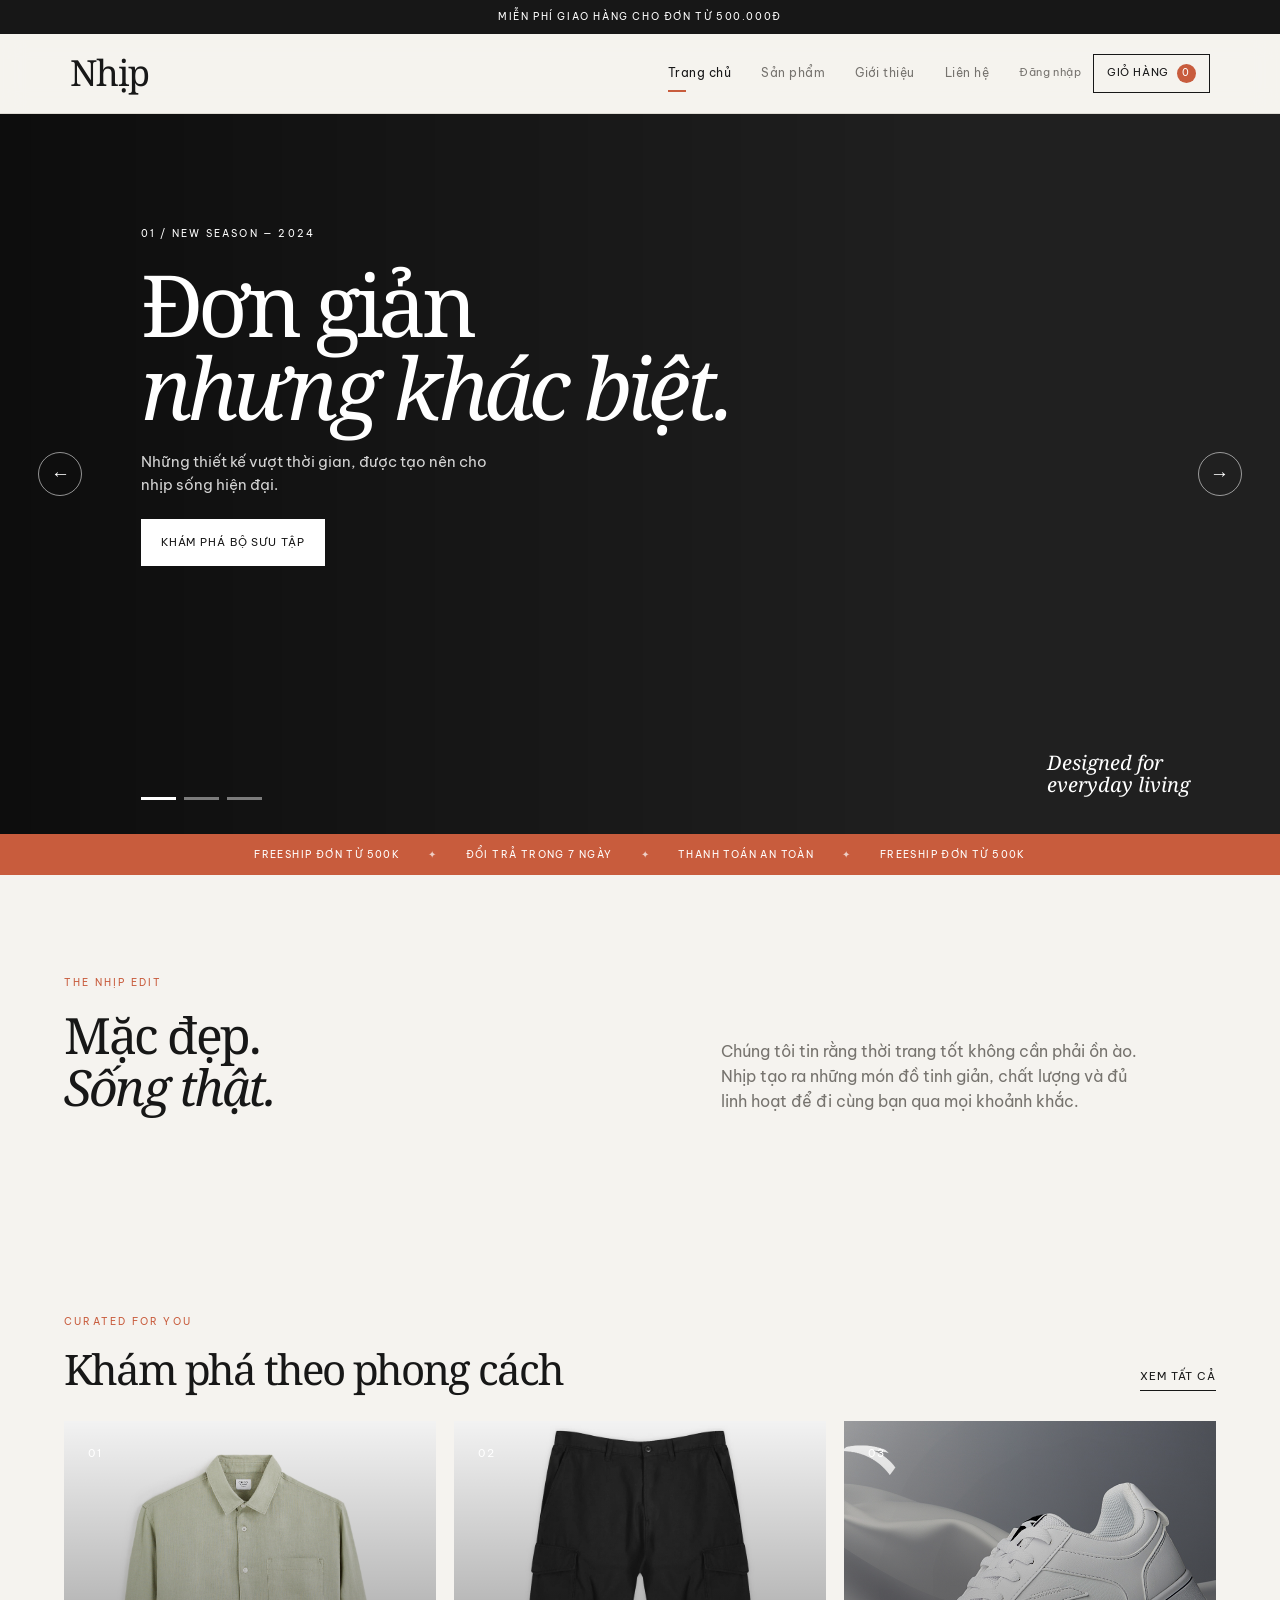
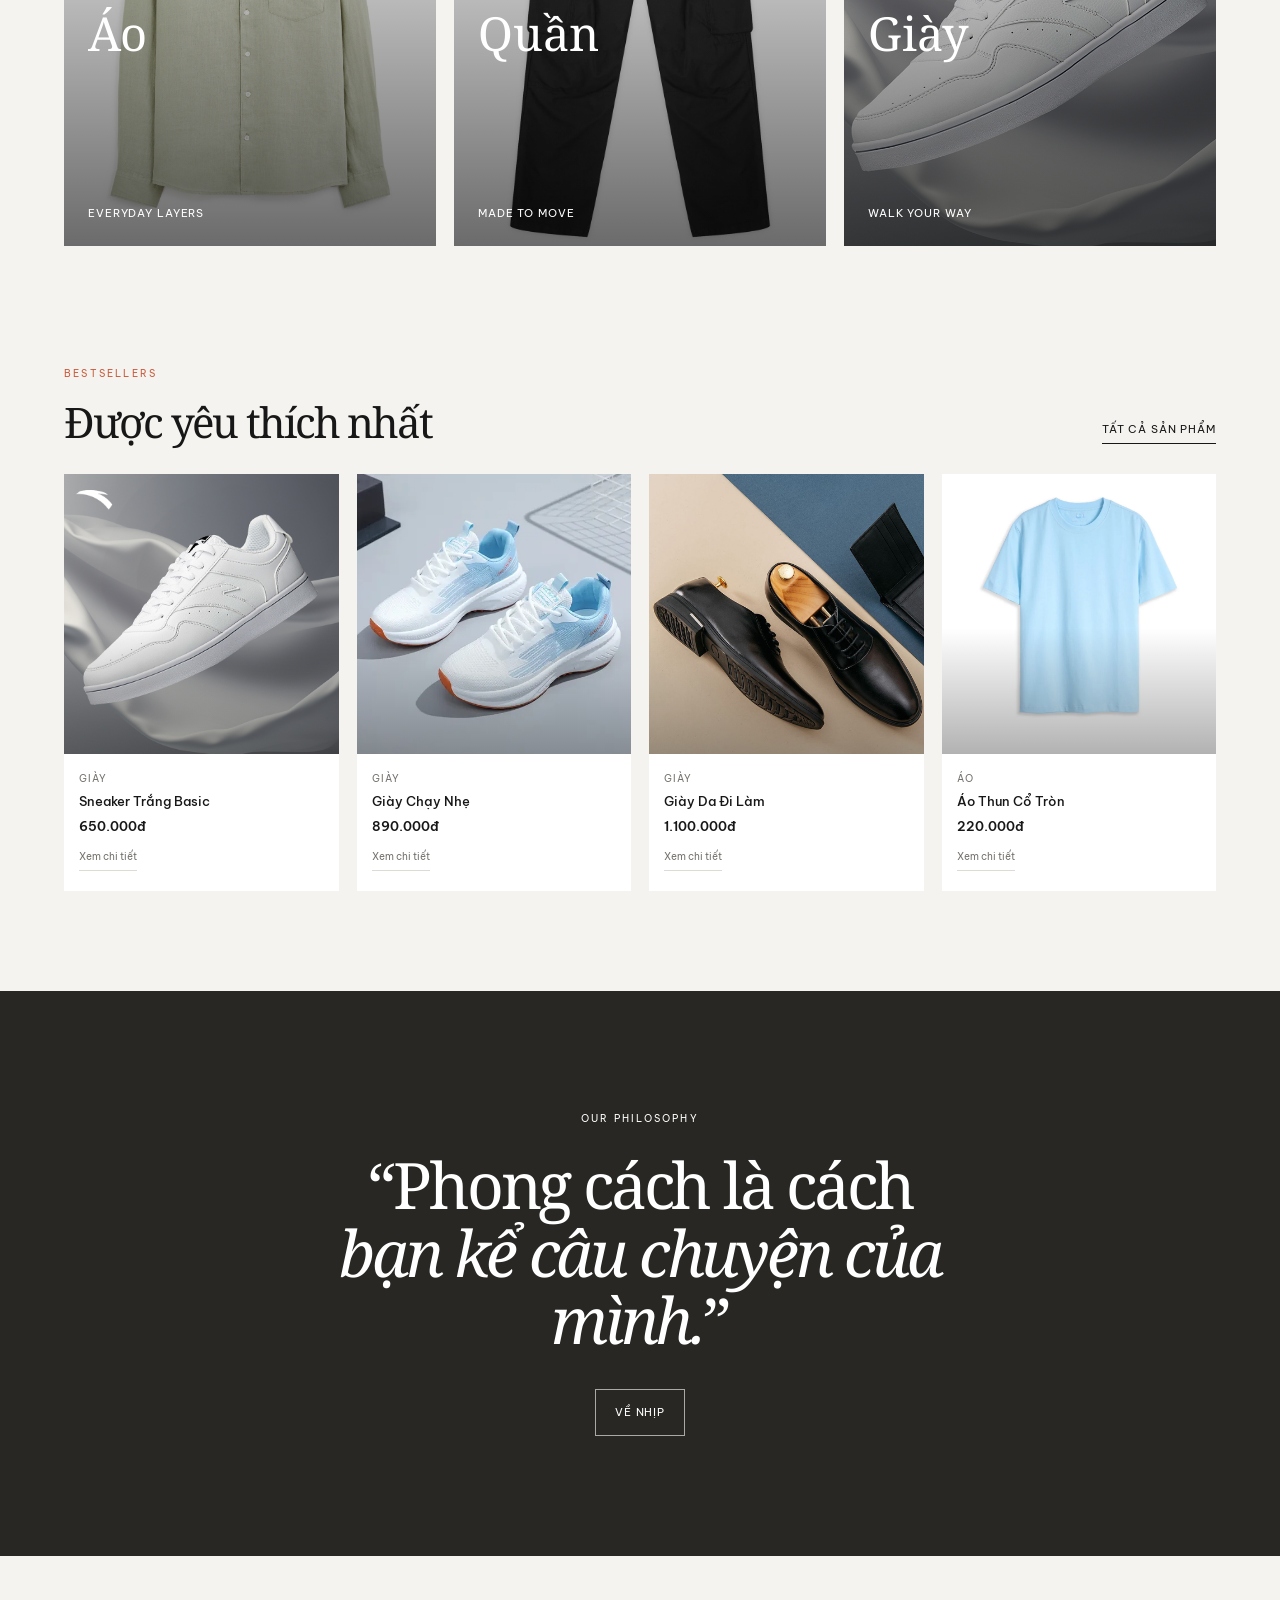
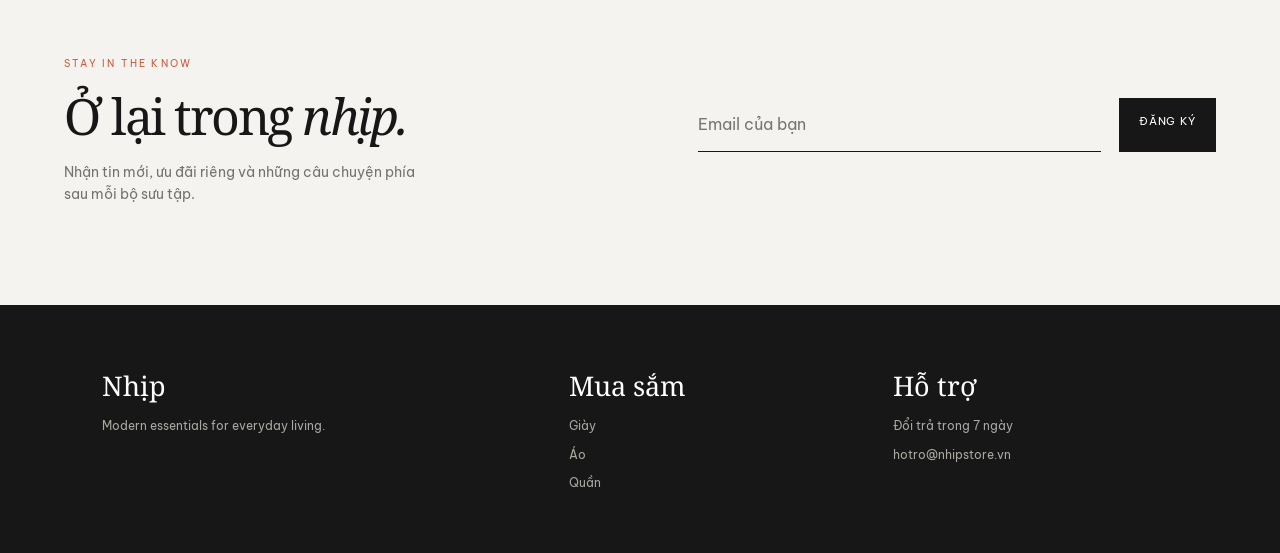
<file: BaoCaoCuoiKy_LTWeb/index.html>
<!doctype html>
<html lang="vi">
  <head>
    <meta charset="UTF-8" />
    <meta name="viewport" content="width=device-width, initial-scale=1.0" />
    <meta name="description" content="Nhịp — thời trang đương đại cho nhịp sống thành thị." />
    <title>Nhịp — Modern essentials</title>
    <link rel="preconnect" href="https://fonts.googleapis.com" />
    <link rel="preconnect" href="https://fonts.gstatic.com" crossorigin />
    <link href="https://fonts.googleapis.com/css2?family=Be+Vietnam+Pro:wght@400;500;600;700&family=Noto+Serif:ital,wght@0,400;0,600;1,400&display=swap" rel="stylesheet" />
    <link rel="stylesheet" href="style.css" />
  </head>
  <body>
    <div id="site-header"></div>
    <main>
      <section class="hero" id="hero" aria-label="Bộ sưu tập nổi bật">
        <div class="slide active slide-one">
          <div class="hero-copy">
            <p class="eyebrow">01 / New season — 2024</p>
            <h1>Đơn giản<br /><em>nhưng khác biệt.</em></h1>
            <p class="hero-description">Những thiết kế vượt thời gian, được tạo nên cho nhịp sống hiện đại.</p>
            <a href="products.html" class="btn btn-light">Khám phá bộ sưu tập</a>
          </div>
          <div class="hero-note">Designed for<br />everyday living</div>
        </div>
        <div class="slide slide-two">
          <div class="hero-copy">
            <p class="eyebrow">02 / Essential wardrobe</p>
            <h1>Chất liệu<br /><em>lên tiếng.</em></h1>
            <p class="hero-description">Chạm vào sự thoải mái với những phom dáng được cân bằng hoàn hảo.</p>
            <a href="products.html?cat=Áo" class="btn btn-light">Xem đồ mới</a>
          </div>
          <div class="hero-note">Quiet luxury<br />since day one</div>
        </div>
        <div class="slide slide-three">
          <div class="hero-copy">
            <p class="eyebrow">03 / The edit</p>
            <h1>Mặc điều<br /><em>bạn tin.</em></h1>
            <p class="hero-description">Tự do tạo nên phong cách riêng với những món đồ bạn sẽ mặc mãi.</p>
            <a href="products.html" class="btn btn-light">Mua sắm ngay</a>
          </div>
          <div class="hero-note">Less noise.<br />More you.</div>
        </div>
        <button class="arrow prev" id="prev" aria-label="Slide trước">&#8592;</button>
        <button class="arrow next" id="next" aria-label="Slide sau">&#8594;</button>
        <div class="dots" id="dots"></div>
      </section>

      <section class="ticker" aria-label="Cam kết dịch vụ">
        <span>FREESHIP ĐƠN TỪ 500K</span><i>✦</i><span>ĐỔI TRẢ TRONG 7 NGÀY</span><i>✦</i><span>THANH TOÁN AN TOÀN</span><i>✦</i><span>FREESHIP ĐƠN TỪ 500K</span>
      </section>

      <section class="section intro-section">
        <div>
          <p class="eyebrow dark">The Nhịp edit</p>
          <h2>Mặc đẹp.<br /><em>Sống thật.</em></h2>
        </div>
        <p class="intro-text">Chúng tôi tin rằng thời trang tốt không cần phải ồn ào. Nhịp tạo ra những món đồ tinh giản, chất lượng và đủ linh hoạt để đi cùng bạn qua mọi khoảnh khắc.</p>
      </section>

      <section class="section">
        <div class="section-heading"><div><p class="eyebrow dark">Curated for you</p><h2>Khám phá theo phong cách</h2></div><a class="text-link" href="products.html">Xem tất cả</a></div>
        <div class="cats editorial-cats">
          <a href="products.html?cat=Áo" class="cat cat-shirt"><span>01</span><strong>Áo</strong><small>Everyday layers</small></a>
          <a href="products.html?cat=Quần" class="cat cat-pants"><span>02</span><strong>Quần</strong><small>Made to move</small></a>
          <a href="products.html?cat=Giày" class="cat cat-shoes"><span>03</span><strong>Giày</strong><small>Walk your way</small></a>
        </div>
      </section>

      <section class="section featured-section">
        <div class="section-heading"><div><p class="eyebrow dark">Bestsellers</p><h2>Được yêu thích nhất</h2></div><a class="text-link" href="products.html">Tất cả sản phẩm</a></div>
        <div class="grid" id="featured"></div>
      </section>

      <section class="statement">
        <p class="eyebrow">Our philosophy</p>
        <h2>“Phong cách là cách<br /><em>bạn kể câu chuyện của mình.</em>”</h2>
        <a href="about.html" class="btn btn-outline">Về Nhịp</a>
      </section>

      <section class="section newsletter">
        <div><p class="eyebrow dark">Stay in the know</p><h2>Ở lại trong <em>nhịp.</em></h2><p>Nhận tin mới, ưu đãi riêng và những câu chuyện phía sau mỗi bộ sưu tập.</p></div>
        <form id="newsForm"><input type="email" id="email" placeholder="Email của bạn" required /><button class="btn" type="submit">Đăng ký</button><p id="newsMsg" role="status"></p></form>
      </section>
    </main>
    <div id="site-footer"></div>
    <script src="script.js"></script>
  </body>
</html>
</file>
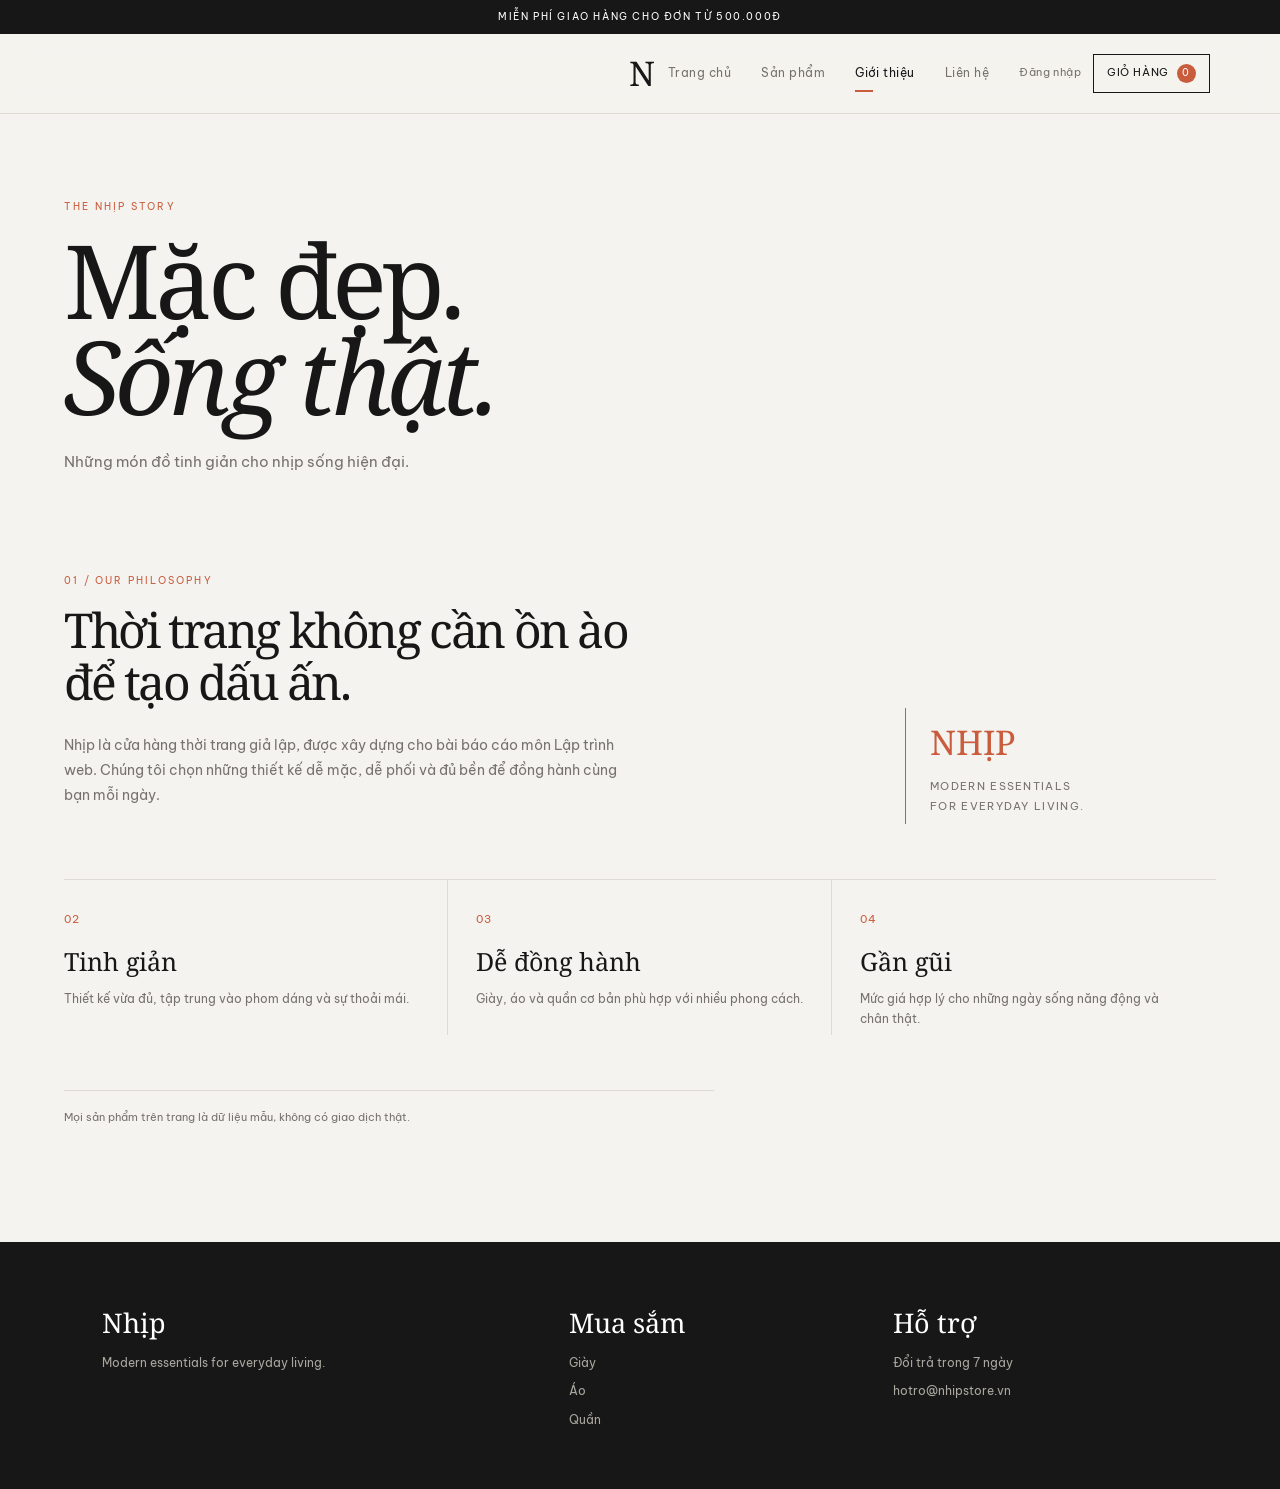
<file: BaoCaoCuoiKy_LTWeb/about.html>
<!doctype html>
<html lang="vi">
  <head>
    <meta charset="UTF-8" />
    <meta name="viewport" content="width=device-width, initial-scale=1.0" />
    <title>Giới thiệu - Nhịp Store</title>
    <link rel="preconnect" href="https://fonts.googleapis.com" />
    <link rel="preconnect" href="https://fonts.gstatic.com" crossorigin />
    <link href="https://fonts.googleapis.com/css2?family=Be+Vietnam+Pro:wght@400;500;600;700&family=Noto+Serif:ital,wght@0,400;0,600;1,400&display=swap" rel="stylesheet" />
    <link rel="stylesheet" href="style.css" />
  </head>
  <body>
    <div id="site-header"></div>
    <div class="page-title about-title">
      <p class="eyebrow dark">The Nhịp story</p>
      <h1>Mặc đẹp.<br /><em>Sống thật.</em></h1>
      <p>Những món đồ tinh giản cho nhịp sống hiện đại.</p>
    </div>
    <section class="section about">
      <div class="about-intro">
        <p class="eyebrow dark">01 / Our philosophy</p>
        <h2>Thời trang không cần ồn ào để tạo dấu ấn.</h2>
        <p>
          Nhịp là cửa hàng thời trang giả lập, được xây dựng cho bài báo cáo
          môn Lập trình web. Chúng tôi chọn những thiết kế dễ mặc, dễ phối và
          đủ bền để đồng hành cùng bạn mỗi ngày.
        </p>
      </div>
      <div class="about-note">
        <span>NHỊP</span>
        <p>Modern essentials<br />for everyday living.</p>
      </div>
      <div class="about-values">
        <article><span>02</span><h3>Tinh giản</h3><p>Thiết kế vừa đủ, tập trung vào phom dáng và sự thoải mái.</p></article>
        <article><span>03</span><h3>Dễ đồng hành</h3><p>Giày, áo và quần cơ bản phù hợp với nhiều phong cách.</p></article>
        <article><span>04</span><h3>Gần gũi</h3><p>Mức giá hợp lý cho những ngày sống năng động và chân thật.</p></article>
      </div>
      <p class="about-disclaimer">Mọi sản phẩm trên trang là dữ liệu mẫu, không có giao dịch thật.</p>
    </section>
    <div id="site-footer"></div>
    <script src="script.js"></script>
  </body>
</html>
</file>
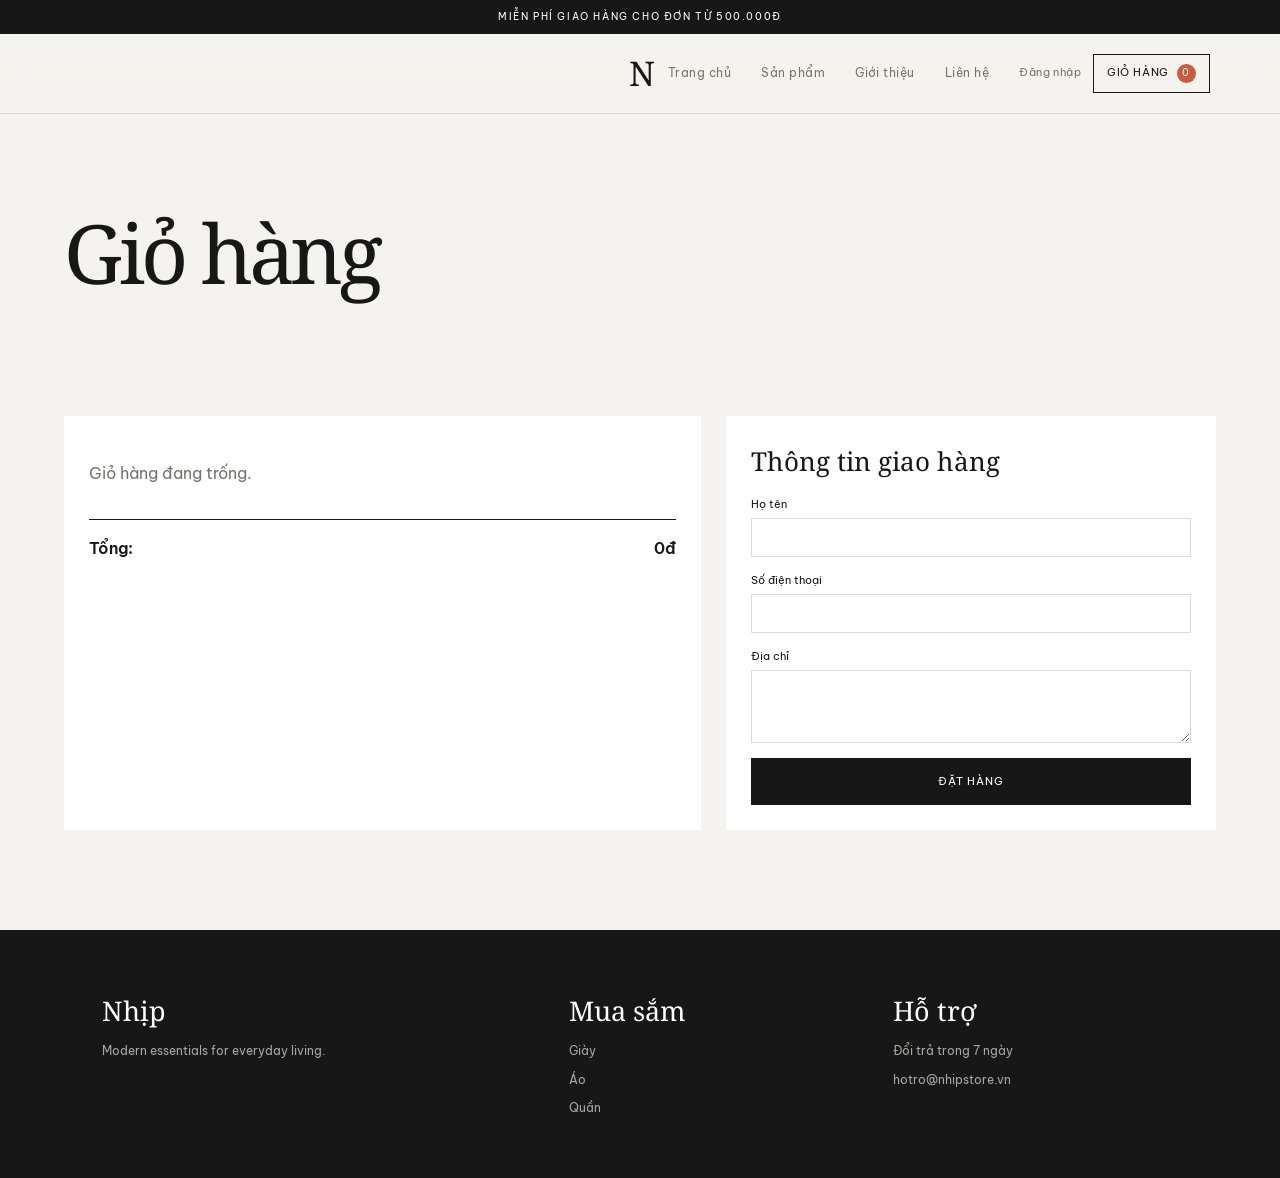
<file: BaoCaoCuoiKy_LTWeb/cart.html>
<!doctype html>
<html lang="vi">
  <head>
    <meta charset="UTF-8" />
    <meta name="viewport" content="width=device-width, initial-scale=1.0" />
    <title>Giỏ hàng - Nhịp Store</title>
    <link rel="preconnect" href="https://fonts.googleapis.com" />
    <link rel="preconnect" href="https://fonts.gstatic.com" crossorigin />
    <link
      href="https://fonts.googleapis.com/css2?family=Be+Vietnam+Pro:wght@400;500;600;700&family=Noto+Serif:ital,wght@0,400;0,600;1,400&display=swap"
      rel="stylesheet"
    />
    <link rel="stylesheet" href="style.css" />
  </head>
  <body>
    <div id="site-header"></div>
    <div class="page-title"><h1>Giỏ hàng</h1></div>
    <section class="section cart-layout">
      <div class="box">
        <div id="cartPage"></div>
        <div class="total" style="margin-top: 14px">
          Tổng: <span id="cartTotal">0đ</span>
        </div>
      </div>
      <form class="box form" id="orderForm">
        <h3>Thông tin giao hàng</h3>
        <label>Họ tên<input id="fullname" required /></label>
        <label
          >Số điện thoại<input
            type="tel"
            pattern="[0-9]{9,11}"
            title="Nhập 9 đến 11 chữ số"
            required
        /></label>
        <label>Địa chỉ<textarea rows="3" required></textarea></label>
        <button class="btn full" type="submit">Đặt hàng</button>
      </form>
    </section>
    <div id="site-footer"></div>
    <script src="script.js"></script>
  </body>
</html>
</file>
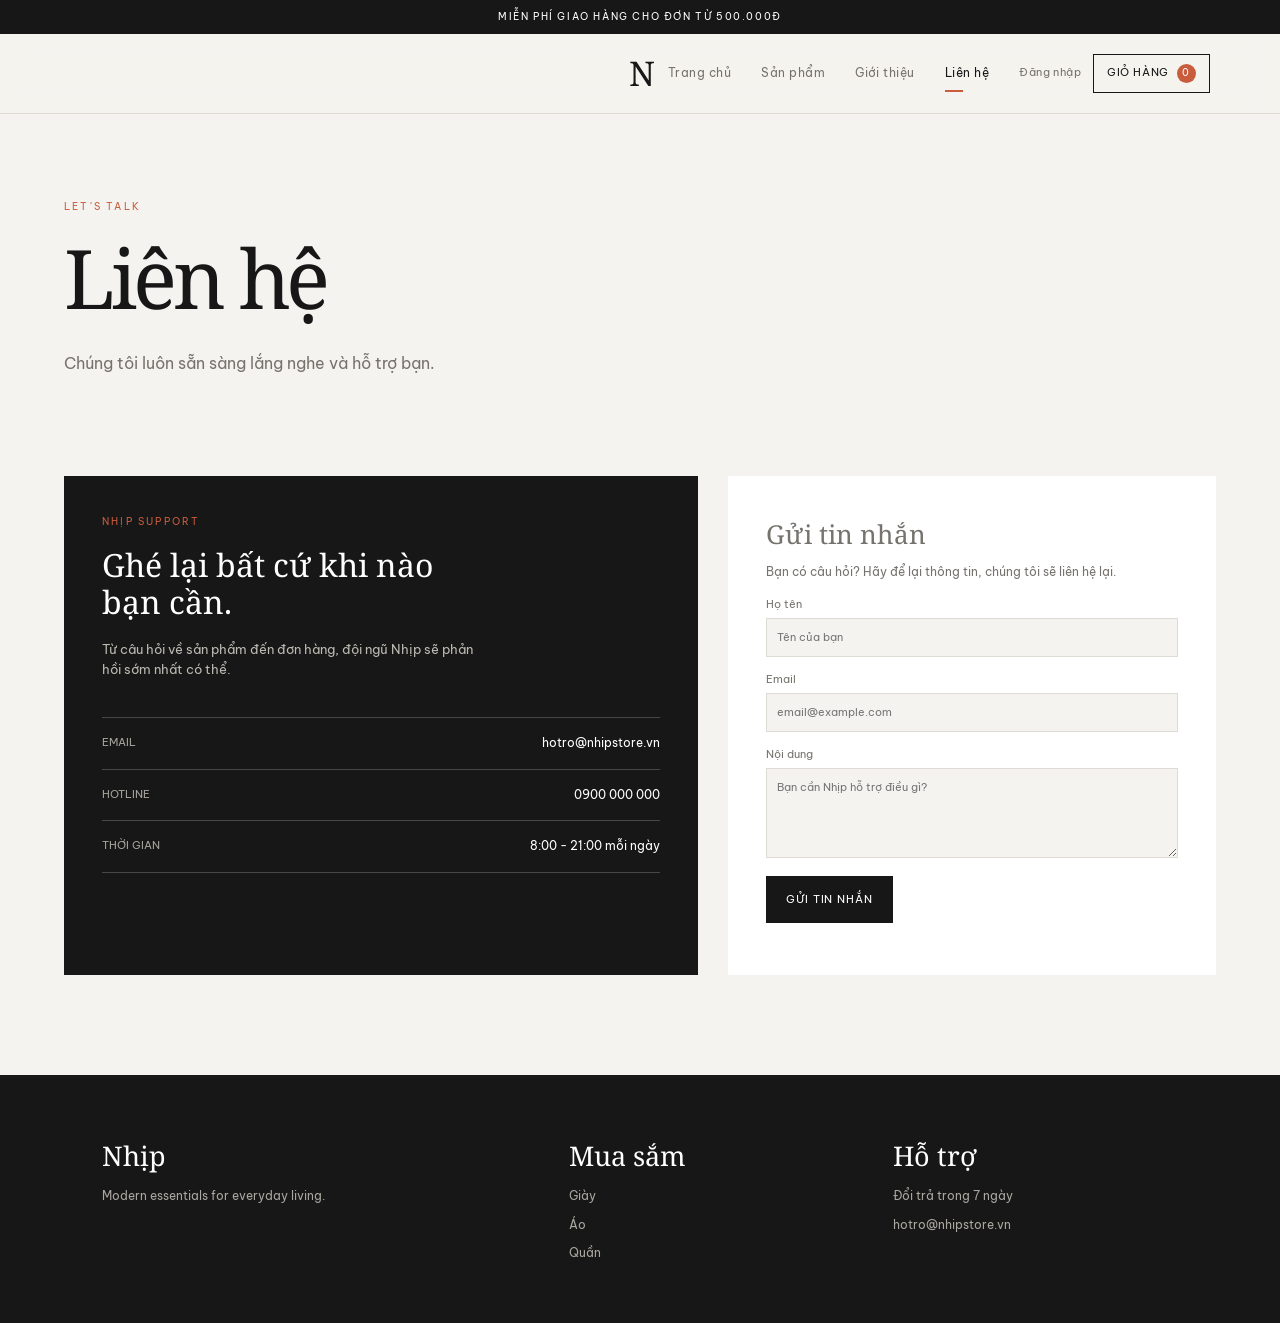
<file: BaoCaoCuoiKy_LTWeb/contact.html>
<!doctype html>
<html lang="vi">
  <head>
    <meta charset="UTF-8" />
    <meta name="viewport" content="width=device-width, initial-scale=1.0" />
    <title>Liên hệ - Nhịp Store</title>
    <link rel="preconnect" href="https://fonts.googleapis.com" />
    <link rel="preconnect" href="https://fonts.gstatic.com" crossorigin />
    <link href="https://fonts.googleapis.com/css2?family=Be+Vietnam+Pro:wght@400;500;600;700&family=Noto+Serif:ital,wght@0,400;0,600;1,400&display=swap" rel="stylesheet" />
    <link rel="stylesheet" href="style.css" />
  </head>
  <body>
    <div id="site-header"></div>
    <div class="page-title">
      <p class="eyebrow dark">Let's talk</p>
      <h1>Liên hệ</h1>
      <p>Chúng tôi luôn sẵn sàng lắng nghe và hỗ trợ bạn.</p>
    </div>
    <section class="section contact-grid">
      <div class="box contact-info">
        <p class="eyebrow dark">Nhịp support</p>
        <h3>Ghé lại bất cứ khi nào bạn cần.</h3>
        <p class="contact-intro">Từ câu hỏi về sản phẩm đến đơn hàng, đội ngũ Nhịp sẽ phản hồi sớm nhất có thể.</p>
        <div class="contact-list">
          <div><span>Email</span><a href="mailto:hotro@nhipstore.vn">hotro@nhipstore.vn</a></div>
          <div><span>Hotline</span><a href="tel:0900000000">0900 000 000</a></div>
          <div><span>Thời gian</span><p>8:00 - 21:00 mỗi ngày</p></div>
        </div>
      </div>
      <form class="box form contact-form" id="contactForm">
        <h3>Gửi tin nhắn</h3>
        <p class="form-caption">Bạn có câu hỏi? Hãy để lại thông tin, chúng tôi sẽ liên hệ lại.</p>
        <label>Họ tên<input name="name" autocomplete="name" placeholder="Tên của bạn" required /></label>
        <label>Email<input name="email" type="email" autocomplete="email" placeholder="email@example.com" required /></label>
        <label>Nội dung<textarea name="message" rows="4" placeholder="Bạn cần Nhịp hỗ trợ điều gì?" required></textarea></label>
        <button class="btn contact-submit" type="submit">Gửi tin nhắn</button>
        <p id="contactMsg" role="status"></p>
      </form>
    </section>
    <div id="site-footer"></div>
    <script src="script.js"></script>
  </body>
</html>
</file>
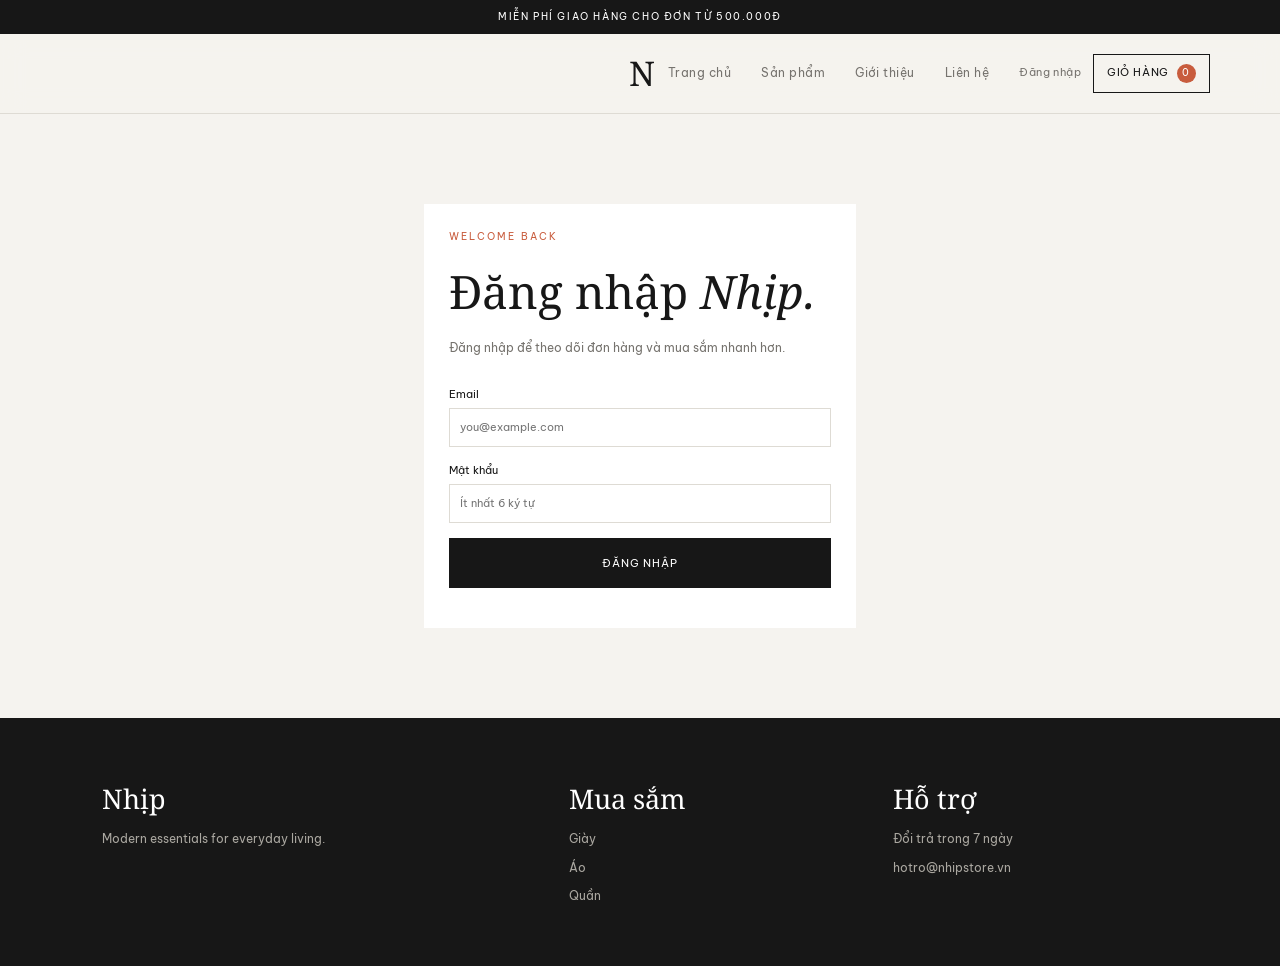
<file: BaoCaoCuoiKy_LTWeb/login.html>
<!doctype html>
<html lang="vi">
  <head>
    <meta charset="UTF-8" />
    <meta name="viewport" content="width=device-width, initial-scale=1.0" />
    <title>Đăng nhập - Nhịp</title>
    <link rel="preconnect" href="https://fonts.googleapis.com" />
    <link rel="preconnect" href="https://fonts.gstatic.com" crossorigin />
    <link
      href="https://fonts.googleapis.com/css2?family=Be+Vietnam+Pro:wght@400;500;600;700&family=Noto+Serif:ital,wght@0,400;0,600;1,400&display=swap"
      rel="stylesheet"
    />
    <link rel="stylesheet" href="style.css" />
  </head>
  <body>
    <div id="site-header"></div>
    <main class="login-page">
      <section class="box login-box">
        <p class="eyebrow dark">Welcome back</p>
        <h1>Đăng nhập <em>Nhịp.</em></h1>
        <p class="login-caption">
          Đăng nhập để theo dõi đơn hàng và mua sắm nhanh hơn.
        </p>
        <form class="form" id="loginForm">
          <label
            >Email<input
              id="loginEmail"
              type="email"
              placeholder="you@example.com"
              required
          /></label>
          <label
            >Mật khẩu<input
              id="loginPassword"
              type="password"
              minlength="6"
              placeholder="Ít nhất 6 ký tự"
              required
          /></label>
          <button class="btn full" type="submit">Đăng nhập</button>
          <p id="loginMsg" role="status"></p>
        </form>
      </section>
    </main>
    <div id="site-footer"></div>
    <script src="script.js"></script>
  </body>
</html>
</file>
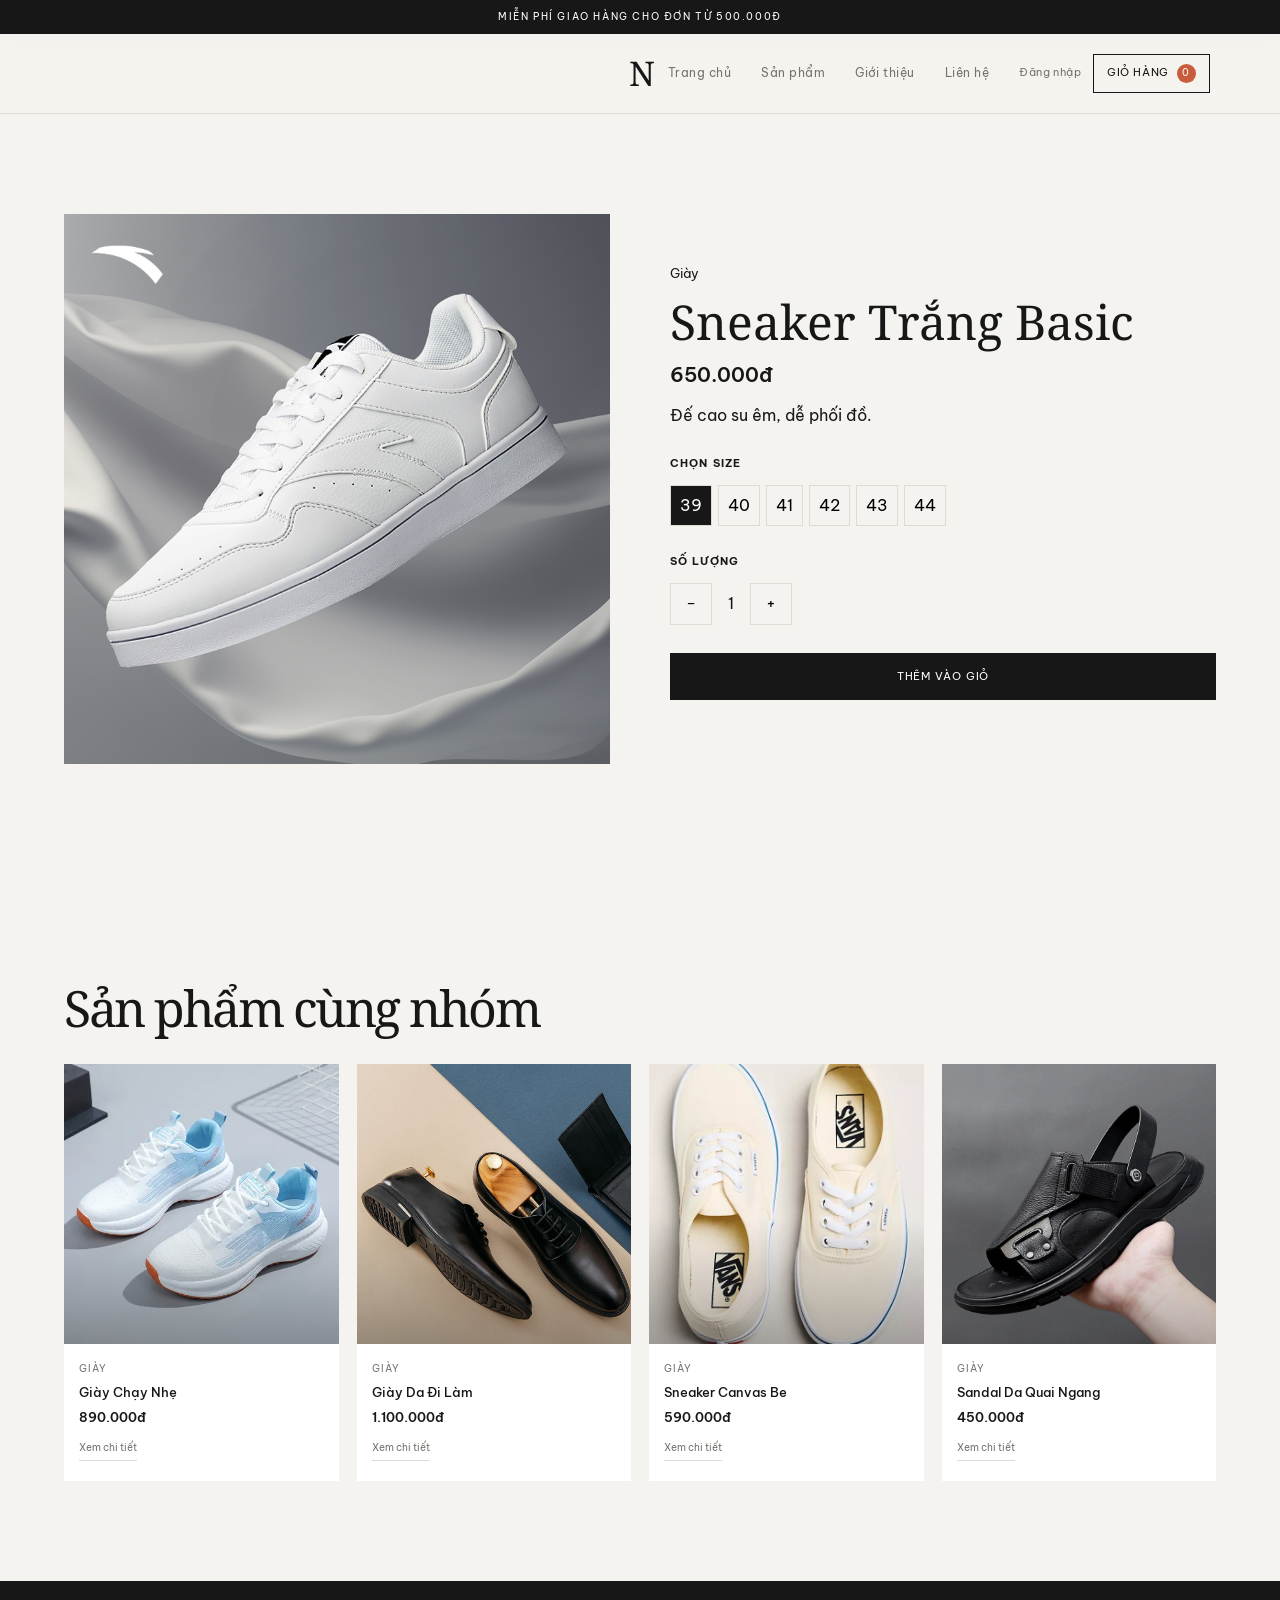
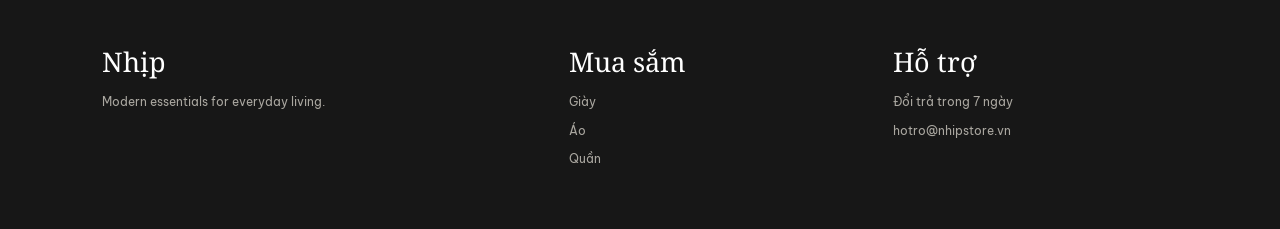
<file: BaoCaoCuoiKy_LTWeb/product-detail.html>
<!doctype html>
<html lang="vi">
  <head>
    <meta charset="UTF-8" />
    <meta name="viewport" content="width=device-width, initial-scale=1.0" />
    <title>Chi tiết sản phẩm - Nhịp Store</title>
    <link rel="preconnect" href="https://fonts.googleapis.com" />
    <link rel="preconnect" href="https://fonts.gstatic.com" crossorigin />
    <link href="https://fonts.googleapis.com/css2?family=Be+Vietnam+Pro:wght@400;500;600;700&family=Noto+Serif:ital,wght@0,400;0,600;1,400&display=swap" rel="stylesheet" />
    <link rel="stylesheet" href="style.css" />
  </head>
  <body>
    <div id="site-header"></div>
    <section class="section"><div class="detail" id="detail"></div></section>
    <section class="section">
      <h2>Sản phẩm cùng nhóm</h2>
      <div class="grid" id="related"></div>
    </section>
    <div id="site-footer"></div>
    <script src="script.js"></script>
  </body>
</html>
</file>
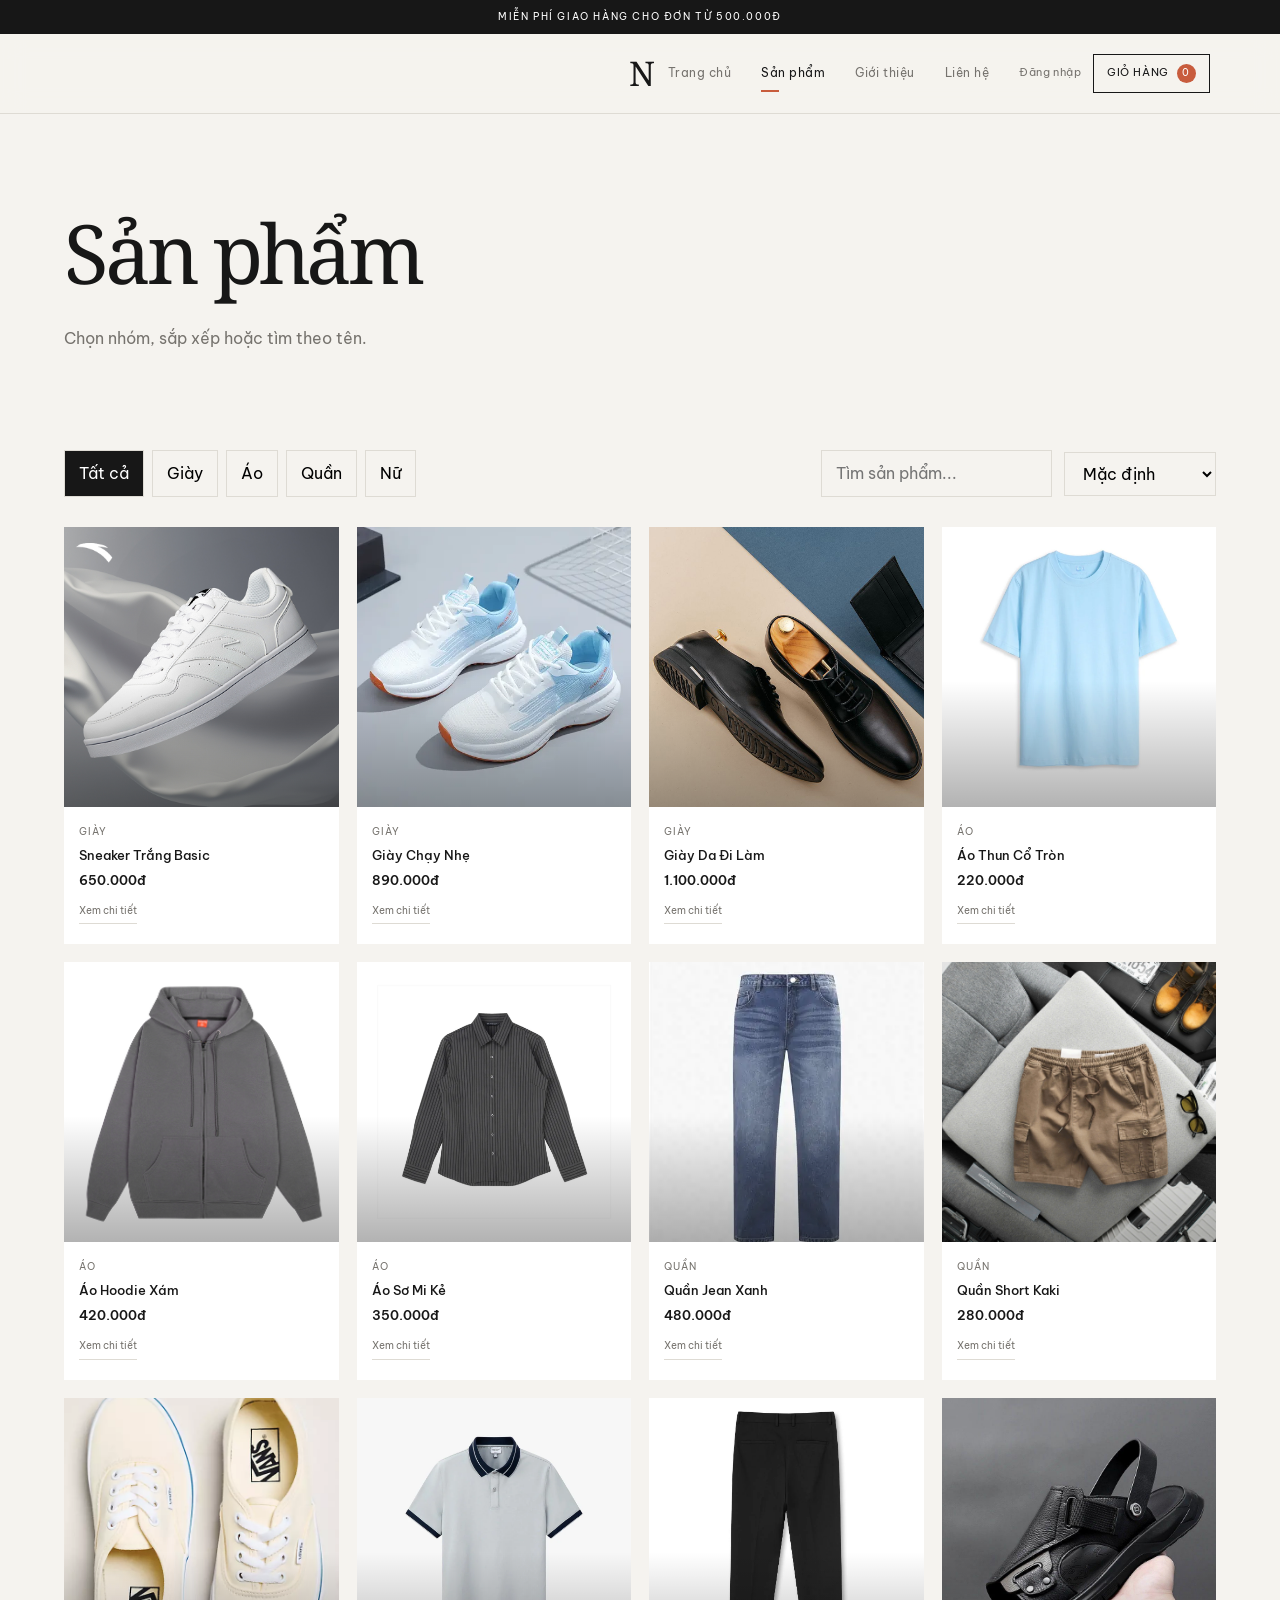
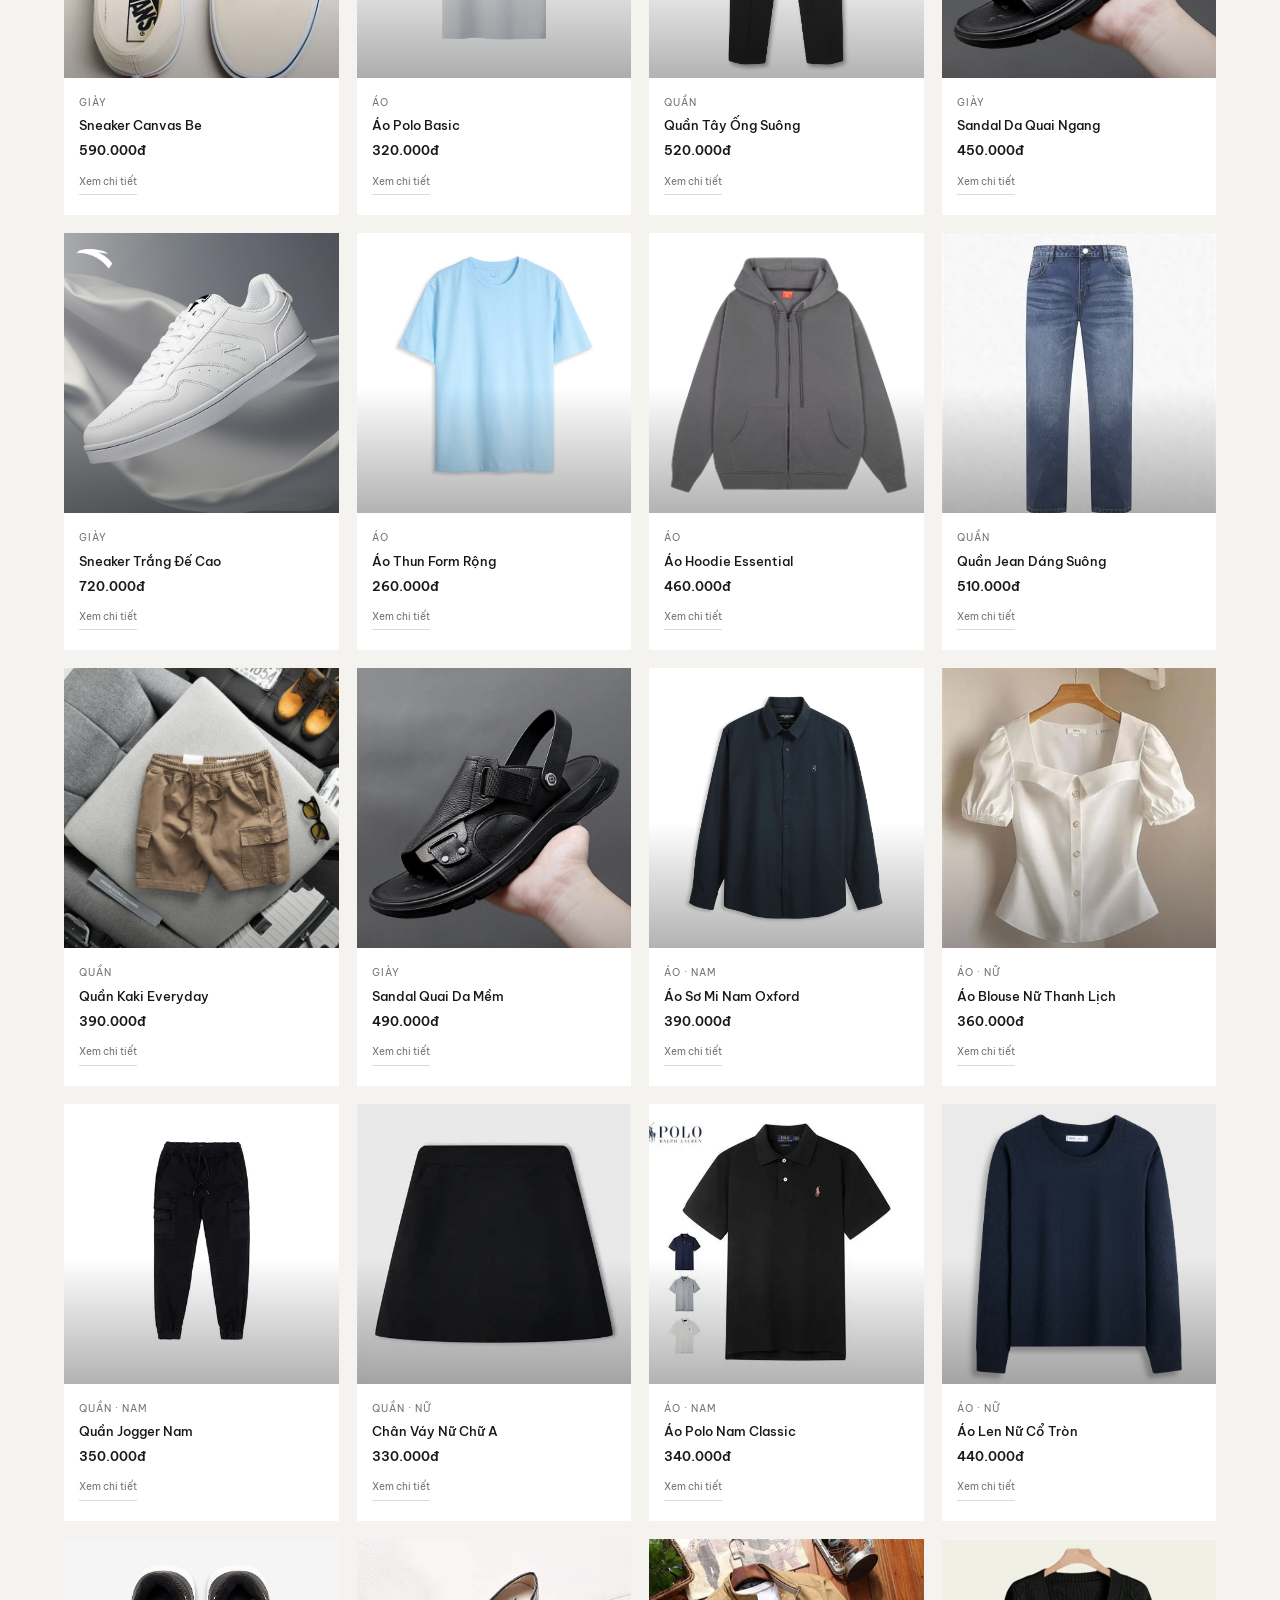
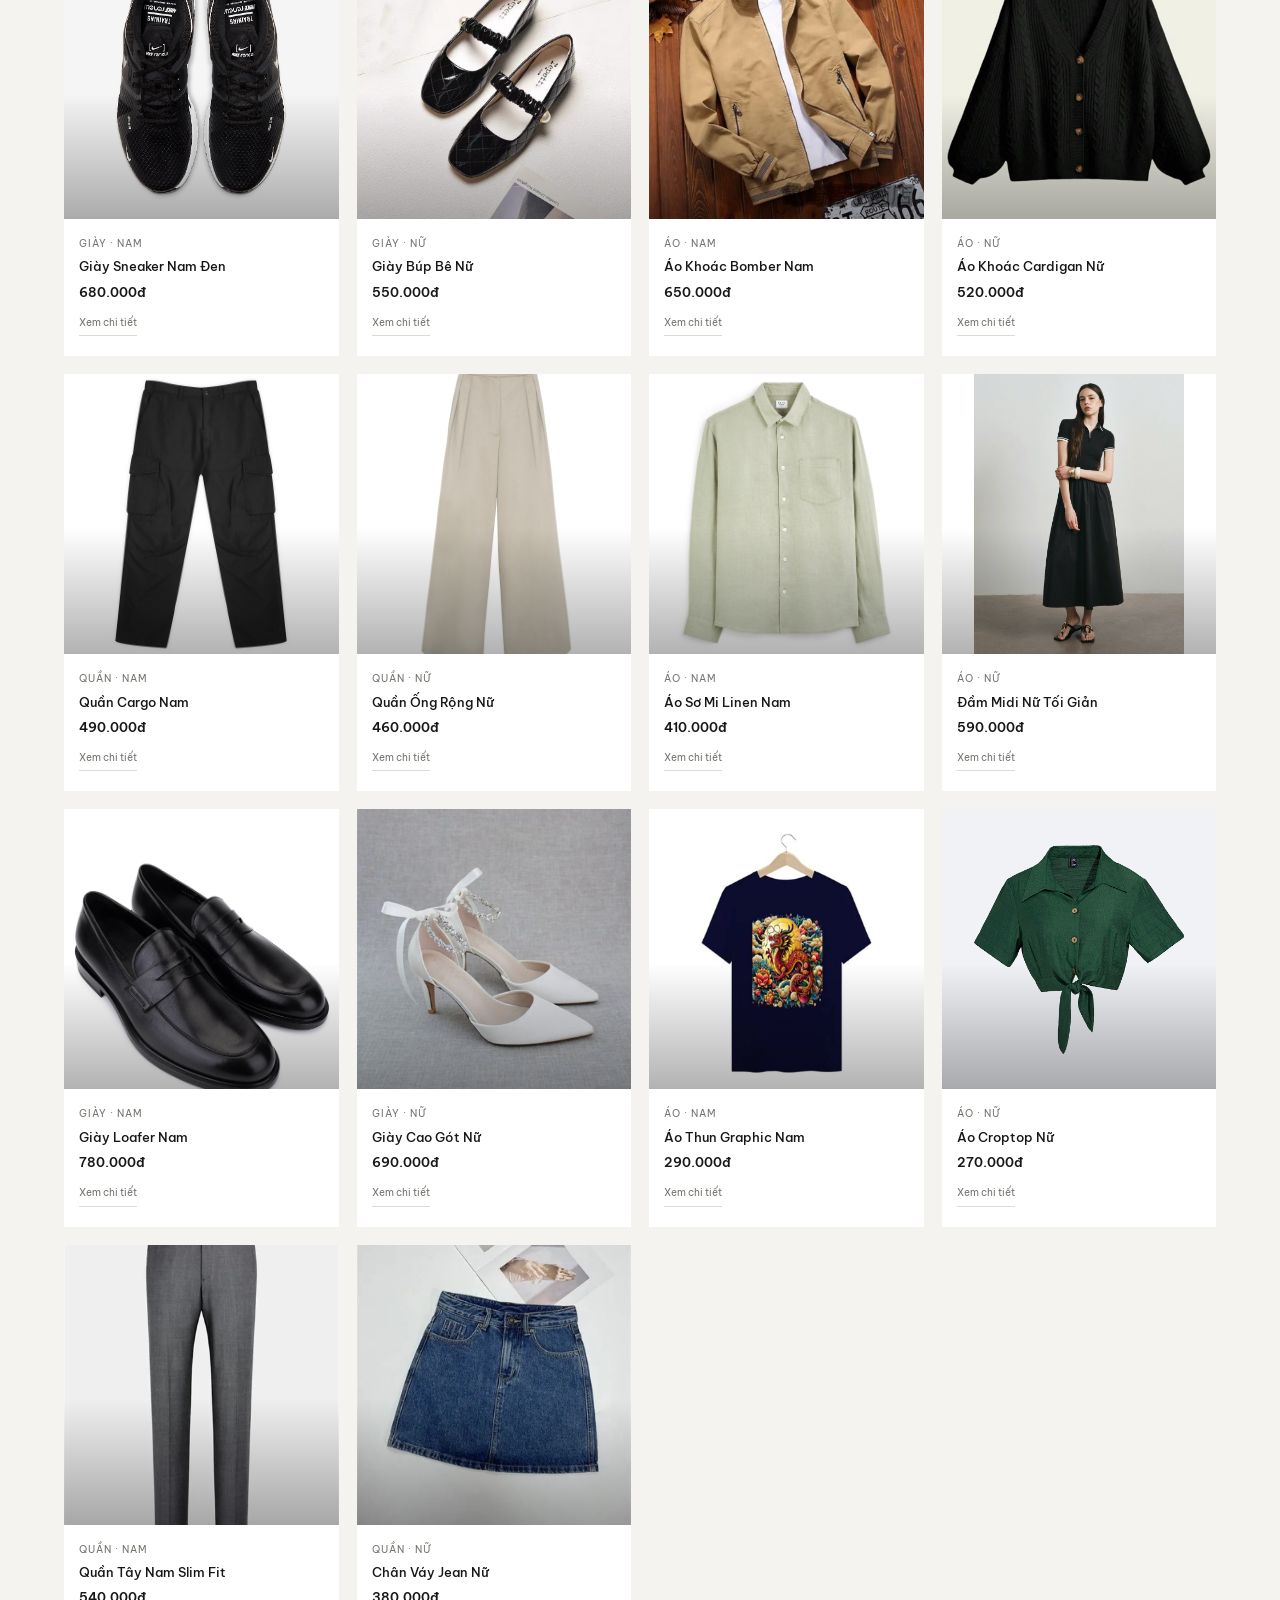
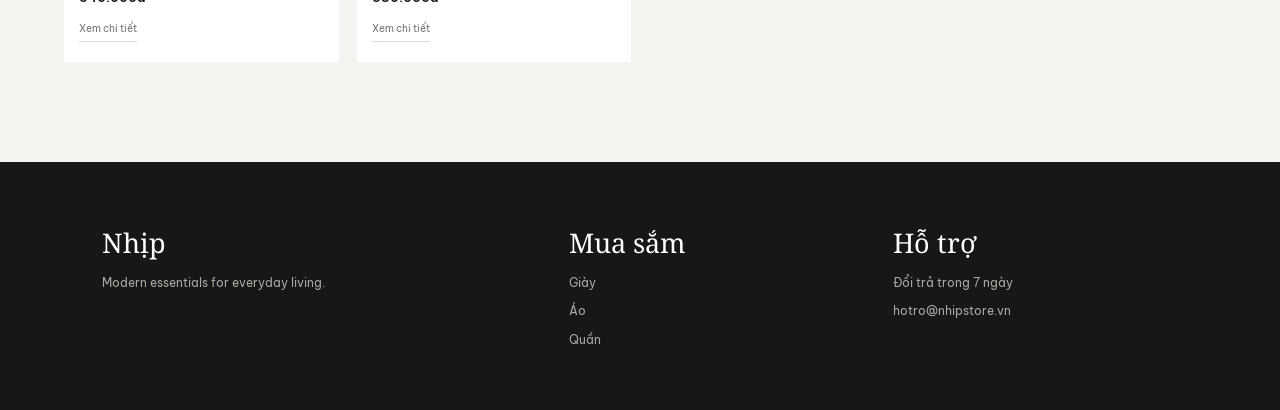
<file: BaoCaoCuoiKy_LTWeb/products.html>
<!doctype html>
<html lang="vi">
  <head>
    <meta charset="UTF-8" />
    <meta name="viewport" content="width=device-width, initial-scale=1.0" />
    <title>Sản phẩm - Nhịp Store</title>
    <link rel="preconnect" href="https://fonts.googleapis.com" />
    <link rel="preconnect" href="https://fonts.gstatic.com" crossorigin />
    <link href="https://fonts.googleapis.com/css2?family=Be+Vietnam+Pro:wght@400;500;600;700&family=Noto+Serif:ital,wght@0,400;0,600;1,400&display=swap" rel="stylesheet" />
    <link rel="stylesheet" href="style.css" />
  </head>
  <body>
    <div id="site-header"></div>
    <div class="page-title">
      <h1>Sản phẩm</h1>
      <p>Chọn nhóm, sắp xếp hoặc tìm theo tên.</p>
    </div>
    <section class="section">
      <div class="toolbar">
        <div class="tabs" id="tabs"></div>
        <input type="search" id="search" placeholder="Tìm sản phẩm..." />
        <select id="sort">
          <option value="">Mặc định</option>
          <option value="asc">Giá tăng dần</option>
          <option value="desc">Giá giảm dần</option>
        </select>
      </div>
      <div class="grid" id="grid"></div>
    </section>
    <div id="site-footer"></div>
    <script src="script.js"></script>
  </body>
</html>
</file>
<file: BaoCaoCuoiKy_LTWeb/style.css>
:root {
  --ink: #171717;
  --muted: #76736e;
  --paper: #f5f3ef;
  --white: #fff;
  --line: #dedbd4;
  --accent: #c85c3d;
  --serif: "Noto Serif", Georgia, serif;
  --sans: "Be Vietnam Pro", Arial, sans-serif;
}
* {
  box-sizing: border-box;
  margin: 0;
  padding: 0;
}
html {
  scroll-behavior: smooth;
}
body {
  background: var(--paper);
  color: var(--ink);
  font-family: var(--sans);
  font-synthesis: none;
  line-height: 1.55;
  overflow-x: hidden;
  text-rendering: optimizeLegibility;
}
a {
  color: inherit;
  text-decoration: none;
}
button,
input,
select,
textarea {
  font: inherit;
}
button {
  cursor: pointer;
}
:focus-visible {
  outline: 2px solid var(--accent);
  outline-offset: 3px;
}
.topbar {
  background: var(--ink);
  color: #fff;
  font-size: 10px;
  letter-spacing: 0.16em;
  padding: 9px 24px;
  text-align: center;
  text-transform: uppercase;
}
.header {
  align-items: center;
  background: rgba(245, 243, 239, 0.94);
  border-bottom: 1px solid var(--line);
  display: flex;
  gap: 30px;
  justify-content: space-between;
  padding: 20px 5.5%;
  position: sticky;
  top: 0;
  z-index: 10;
  backdrop-filter: blur(12px);
}
.logo {
  font-family: var(--serif);
  font-size: 36px;
  line-height: 1;
  letter-spacing: -0.04em;
}
.logo-mark {
  align-items: center;
  display: inline-flex;
  font-family: Arial, Helvetica, sans-serif;
  font-size: 34px;
  font-weight: 400;
  height: 38px;
  justify-content: center;
  left: 50%;
  letter-spacing: -0.12em;
  position: absolute;
  top: 50%;
  transform: translate(-50%, -50%);
  width: 38px;
}
.menu {
  display: flex;
  gap: 30px;
  margin-left: auto;
}
.menu-products {
  position: relative;
}
.menu-products > a {
  display: block;
}
.mega-menu {
  background: var(--paper);
  border-top: 2px solid var(--accent);
  box-shadow: 0 18px 35px rgba(0, 0, 0, 0.12);
  display: grid;
  gap: 32px;
  grid-template-columns: repeat(4, minmax(130px, 1fr));
  left: 50%;
  min-width: 700px;
  padding: 28px 34px;
  position: fixed;
  top: 76px;
  transform: translateX(-50%);
  visibility: hidden;
  opacity: 0;
  transition:
    opacity 0.2s ease,
    visibility 0.2s ease;
  z-index: 20;
}
.menu-products:hover .mega-menu,
.menu-products:focus-within .mega-menu {
  opacity: 1;
  visibility: visible;
}
.mega-menu h3 {
  color: var(--ink);
  font-family: var(--sans);
  font-size: 11px;
  font-weight: 600;
  margin-bottom: 13px;
  text-transform: uppercase;
}
.mega-menu a {
  color: var(--muted);
  display: block;
  font-size: 11px;
  margin: 11px 0;
}
.mega-menu a:hover {
  color: var(--accent);
}
.mega-icon {
  color: var(--ink);
  display: inline-block;
  font-size: 18px;
  margin-right: 7px;
  text-align: center;
  width: 20px;
}
.menu a {
  color: var(--muted);
  font-size: 12px;
  letter-spacing: 0.04em;
  padding: 5px 0;
  position: relative;
}
.menu a:hover,
.menu a.now {
  color: var(--ink);
}
.menu a.now::after {
  background: var(--accent);
  bottom: -5px;
  content: "";
  height: 2px;
  left: 0;
  position: absolute;
  width: 18px;
}
.menu-toggle {
  background: none;
  border: 0;
  display: none;
  font-size: 22px;
}
.cart-btn {
  align-items: center;
  border: 1px solid var(--ink);
  display: inline-flex;
  font-size: 11px;
  gap: 8px;
  letter-spacing: 0.05em;
  padding: 9px 13px;
  text-transform: uppercase;
}
.cart-btn:hover {
  background: var(--ink);
  color: #fff;
}
.cart-count {
  align-items: center;
  background: var(--accent);
  border-radius: 50%;
  color: #fff;
  display: inline-flex;
  font-size: 10px;
  height: 19px;
  justify-content: center;
  width: 19px;
}
.header-actions {
  align-items: center;
  display: flex;
  gap: 12px;
}
.account-btn {
  background: transparent;
  border: 0;
  color: var(--muted);
  font-size: 11px;
  letter-spacing: 0.04em;
  max-width: 150px;
  overflow: hidden;
  padding: 8px 0;
  text-overflow: ellipsis;
  white-space: nowrap;
}
.account-btn:hover {
  color: var(--accent);
}
.hero {
  background: #232323;
  color: #fff;
  height: min(720px, calc(100vh - 70px));
  min-height: 540px;
  overflow: hidden;
  position: relative;
}
.slide {
  background-position: center;
  background-size: cover;
  inset: 0;
  opacity: 0;
  padding: 8% 11%;
  position: absolute;
  transition: opacity 0.65s ease;
}
.slide::before {
  background: linear-gradient(
    90deg,
    rgba(0, 0, 0, 0.62),
    rgba(0, 0, 0, 0.08) 75%
  );
  content: "";
  inset: 0;
  position: absolute;
}
.slide-one {
  background-image: url("https://images.unsplash.com/photo-1496747611176-843222e1e57c?auto=format&fit=crop&w=1800&q=85");
}
.slide-two {
  background-image: url("https://images.unsplash.com/photo-1485968579580-b6d095142e6e?auto=format&fit=crop&w=1800&q=85");
}
.slide-three {
  background-image: url("https://images.unsplash.com/photo-1551488831-00ddcb6c6bd3?auto=format&fit=crop&w=1800&q=85");
}
.slide.active {
  opacity: 1;
  z-index: 1;
}
.slide.active .hero-copy {
  animation: heroCopyIn 0.75s ease both;
}
.slide.active .hero-note {
  animation: heroNoteIn 0.9s 0.15s ease both;
}
@keyframes heroCopyIn {
  from {
    opacity: 0;
    transform: translateY(18px);
  }
  to {
    opacity: 1;
    transform: translateY(0);
  }
}
@keyframes heroNoteIn {
  from {
    opacity: 0;
    transform: translateX(18px);
  }
  to {
    opacity: 1;
    transform: translateX(0);
  }
}
.hero-copy,
.hero-note {
  position: relative;
  z-index: 1;
}
.hero-copy {
  max-width: 610px;
  padding-top: 1%;
}
.eyebrow {
  font-size: 10px;
  letter-spacing: 0.22em;
  text-transform: uppercase;
}
.hero h1 {
  font-size: clamp(48px, 6.7vw, 88px);
  font-weight: 400;
  letter-spacing: -0.055em;
  line-height: 0.96;
  margin: 22px 0;
}
em {
  font-family: var(--serif);
  font-weight: 400;
}
.hero-description {
  color: rgba(255, 255, 255, 0.82);
  font-size: 15px;
  margin-bottom: 22px;
  max-width: 360px;
}
.hero-note {
  bottom: 38px;
  font-family: var(--serif);
  font-size: 20px;
  font-style: italic;
  line-height: 1.1;
  position: absolute;
  right: 7%;
}
.btn {
  background: var(--ink);
  border: 1px solid var(--ink);
  color: #fff;
  display: inline-flex;
  font-size: 11px;
  gap: 0;
  justify-content: center;
  letter-spacing: 0.08em;
  padding: 14px 19px;
  text-transform: uppercase;
  transition:
    background 0.2s ease,
    border-color 0.2s ease,
    transform 0.2s ease;
}
.btn:hover {
  background: var(--accent);
  border-color: var(--accent);
  transform: translateY(-2px);
}
.btn-light {
  background: #fff;
  border-color: #fff;
  color: var(--ink);
  position: relative;
  z-index: 3;
}
.btn-outline {
  background: transparent;
  border-color: rgba(255, 255, 255, 0.6);
}
.arrow {
  background: transparent;
  border: 1px solid rgba(255, 255, 255, 0.55);
  border-radius: 50%;
  color: #fff;
  font-size: 19px;
  height: 44px;
  padding: 0;
  position: absolute;
  top: 50%;
  transform: translateY(-50%);
  width: 44px;
  z-index: 2;
}
.arrow:hover {
  background: #fff;
  color: var(--ink);
}
.prev {
  left: 3%;
}
.next {
  right: 3%;
}
.dots {
  bottom: 34px;
  display: flex;
  gap: 8px;
  left: 11%;
  position: absolute;
  z-index: 2;
}
.dots button {
  background: rgba(255, 255, 255, 0.45);
  border: 0;
  height: 3px;
  width: 35px;
}
.dots button.on {
  background: #fff;
}
.ticker {
  align-items: center;
  background: var(--accent);
  color: #fff;
  display: flex;
  font-size: 10px;
  gap: 28px;
  justify-content: center;
  letter-spacing: 0.14em;
  overflow: hidden;
  padding: 13px 10px;
  white-space: nowrap;
}
.ticker i {
  font-style: normal;
  opacity: 0.7;
}
.section {
  margin: 0 auto;
  max-width: 1280px;
  padding: 100px 5%;
}
.intro-section {
  align-items: end;
  display: grid;
  gap: 14%;
  grid-template-columns: 1fr 1fr;
}
.eyebrow.dark {
  color: var(--accent);
}
h2 {
  font-size: clamp(29px, 4vw, 50px);
  font-weight: 500;
  letter-spacing: -0.05em;
  line-height: 1.05;
  margin-top: 18px;
}
.section > h2 {
  margin-bottom: 30px;
}
h1,
h2,
h3,
.logo,
.cat strong,
.footer strong,
.d-info h1 {
  font-family: var(--serif);
  font-weight: 400;
}
.intro-text {
  color: var(--muted);
  font-size: 16px;
  max-width: 430px;
}
.section-heading {
  align-items: end;
  display: flex;
  justify-content: space-between;
  margin-bottom: 30px;
}
.section-heading h2 {
  font-size: clamp(28px, 3.5vw, 42px);
}
.text-link {
  border-bottom: 1px solid var(--ink);
  font-size: 11px;
  letter-spacing: 0.08em;
  padding-bottom: 5px;
  text-transform: uppercase;
  transition: color 0.2s ease, border-color 0.2s ease;
}
.text-link:hover {
  border-color: var(--accent);
  color: var(--accent);
}
.text-link span,
.btn span {
  font-size: 16px;
}
.cats {
  display: grid;
  gap: 18px;
  grid-template-columns: repeat(3, 1fr);
}
.cat {
  background-position: center;
  background-size: cover;
  color: #fff;
  display: flex;
  flex-direction: column;
  height: 425px;
  justify-content: space-between;
  overflow: hidden;
  padding: 24px;
  position: relative;
  transition: transform 0.25s ease, box-shadow 0.25s ease;
}
.cat::before {
  background: linear-gradient(180deg, rgba(0, 0, 0, 0.05), rgba(0, 0, 0, 0.58));
  content: "";
  inset: 0;
  position: absolute;
}
.cat > * {
  position: relative;
}
.cat span {
  font-size: 11px;
  letter-spacing: 0.15em;
}
.cat strong {
  font-family: var(--serif);
  font-size: 47px;
  font-weight: 400;
  line-height: 0.9;
}
.cat small {
  font-size: 11px;
  letter-spacing: 0.08em;
  text-transform: uppercase;
}
.cat:hover {
  box-shadow: 0 14px 28px rgba(23, 23, 23, 0.14);
  transform: translateY(-5px);
}
.cat-shirt {
  background-image: url("img/áo sơ mi linen nam.jpg");
}
.cat-pants {
  background-image: url("img/quần cargo nam.webp");
}
.cat-shoes {
  background-image: url("img/giàysneakertrắngbasic.jpg");
}
.featured-section {
  padding-top: 20px;
}
.grid {
  display: grid;
  gap: 18px;
  grid-template-columns: repeat(4, 1fr);
}
.card {
  background: #fff;
  display: flex;
  flex-direction: column;
  overflow: hidden;
  transition: box-shadow 0.25s ease, transform 0.25s ease;
}
.card:hover {
  box-shadow: 0 12px 26px rgba(23, 23, 23, 0.1);
  transform: translateY(-4px);
}
.thumb {
  align-items: center;
  background-position: center;
  background-size: cover;
  color: rgba(0, 0, 0, 0.38);
  display: flex;
  font-size: 12px;
  height: 280px;
  justify-content: center;
  letter-spacing: 0.15em;
  text-transform: uppercase;
  position: relative;
  background-repeat: no-repeat;
}
.thumb::after {
  background: linear-gradient(180deg, transparent 55%, rgba(0, 0, 0, 0.3));
  content: "";
  inset: 0;
  position: absolute;
}
.thumb span {
  background: rgba(255, 255, 255, 0.82);
  color: var(--ink);
  padding: 5px 8px;
  position: relative;
  z-index: 1;
}
.thumb img {
  height: 100%;
  object-fit: cover;
  position: absolute;
  width: 100%;
}
.card:nth-child(1) .thumb {
  background: linear-gradient(145deg, #d6d3ca, #a59f95);
}
.card:nth-child(2) .thumb {
  background: linear-gradient(145deg, #d9bba2, #87695b);
}
.card:nth-child(3) .thumb {
  background: linear-gradient(145deg, #d5dbe0, #727c86);
}
.card:nth-child(4) .thumb {
  background: linear-gradient(145deg, #d5c8bb, #856d5f);
}
.card:hover .thumb {
  filter: brightness(0.9);
}
.card:hover .thumb img {
  transform: scale(1.04);
}
.thumb img {
  transition: transform 0.45s ease;
}
.info {
  display: flex;
  flex-direction: column;
  gap: 5px;
  padding: 17px 15px 20px;
}
.info small {
  color: var(--muted);
  font-size: 10px;
  letter-spacing: 0.1em;
  text-transform: uppercase;
}
.info strong {
  font-size: 13px;
  font-weight: 500;
}
.card-link {
  border-bottom: 1px solid var(--line);
  color: var(--muted);
  font-size: 10px;
  margin-top: 8px;
  padding-bottom: 5px;
  width: fit-content;
}
.card:hover .card-link {
  border-color: var(--accent);
  color: var(--accent);
}
.price {
  font-size: 13px;
  font-weight: 600;
}
.statement {
  background: #282724;
  color: #fff;
  padding: 120px 10%;
  text-align: center;
}
.statement h2 {
  font-size: clamp(36px, 5vw, 68px);
  margin: 25px auto 36px;
  max-width: 780px;
}
.newsletter {
  align-items: center;
  display: grid;
  gap: 10%;
  grid-template-columns: 1fr 1fr;
}
.newsletter > div > p:last-child {
  color: var(--muted);
  font-size: 14px;
  margin-top: 20px;
  max-width: 360px;
}
.newsletter form {
  display: flex;
  flex-wrap: wrap;
}
.newsletter input {
  background: transparent;
  border: 0;
  border-bottom: 1px solid var(--ink);
  flex: 1;
  min-width: 170px;
  padding: 14px 0;
}
.newsletter .btn {
  margin-left: 18px;
}
#newsMsg {
  color: var(--accent);
  flex-basis: 100%;
  font-size: 12px;
  margin-top: 12px;
}
.footer {
  background: var(--ink);
  color: #fff;
  display: grid;
  gap: 40px;
  grid-template-columns: 1.5fr 1fr 1fr;
  padding: 60px 8%;
}
.footer strong {
  font-family: var(--serif);
  font-size: 27px;
  font-weight: 400;
}
.footer p {
  color: #aaa7a0;
  font-size: 12px;
  margin-top: 10px;
}
.footer p a:hover {
  color: #fff;
}
/* Shared inner pages */
.page-title {
  margin: 0 auto;
  max-width: 1280px;
  padding: 75px 5% 0;
}
.page-title h1 {
  font-family: var(--serif);
  font-size: clamp(42px, 7vw, 82px);
  font-weight: 400;
  letter-spacing: -0.05em;
}
.page-title p {
  color: var(--muted);
  margin-top: 10px;
}
.toolbar {
  align-items: center;
  display: flex;
  flex-wrap: wrap;
  gap: 12px;
  margin-bottom: 30px;
}
.tabs {
  display: flex;
  flex: 1;
  flex-wrap: wrap;
  gap: 8px;
}
.tabs button,
.toolbar input,
.toolbar select {
  background: transparent;
  border: 1px solid var(--line);
  padding: 10px 14px;
}
.tabs button.on {
  background: var(--ink);
  color: #fff;
}
.toolbar input {
  min-width: 190px;
}
.detail {
  display: grid;
  gap: 60px;
  grid-template-columns: 1fr 1fr;
}
.d-img {
  align-items: center;
  background: #d7d2ca;
  display: flex;
  font-size: 12px;
  height: 550px;
  justify-content: center;
  letter-spacing: 0.15em;
  background-position: center;
  background-repeat: no-repeat;
  background-size: cover;
  text-transform: uppercase;
  overflow: hidden;
  position: relative;
}
.d-img img {
  height: 100%;
  object-fit: cover;
  width: 100%;
}
.d-info {
  display: flex;
  flex-direction: column;
  gap: 13px;
  justify-content: center;
}
.d-info h1 {
  font-family: var(--serif);
  font-size: 48px;
  font-weight: 400;
  line-height: 1;
}
.d-info h4 {
  font-size: 11px;
  letter-spacing: 0.1em;
  margin-top: 14px;
  text-transform: uppercase;
}
.price.big {
  font-size: 20px;
}
.sizes,
.qty {
  display: flex;
  gap: 6px;
  flex-wrap: wrap;
}
.qty {
  align-items: center;
  gap: 10px;
}
.sizes button,
.qty button {
  background: transparent;
  border: 1px solid var(--line);
  min-width: 36px;
  padding: 7px 9px;
}
.qty button {
  align-items: center;
  display: inline-flex;
  height: 42px;
  justify-content: center;
  padding: 0;
  width: 42px;
}
.qty span {
  min-width: 18px;
  text-align: center;
}
.sizes button.on {
  background: var(--ink);
  color: #fff;
}
.d-info .full {
  margin-top: 15px;
  width: 100%;
}
#addMsg {
  color: var(--accent);
  font-size: 12px;
}
.box {
  background: #fff;
  padding: 25px;
}
.cart-layout,
.contact-grid {
  display: grid;
  gap: 25px;
  grid-template-columns: 1.3fr 1fr;
}
.form {
  display: flex;
  flex-direction: column;
  gap: 15px;
}
.form h3 {
  font-family: var(--serif);
  font-size: 26px;
  font-weight: 400;
}
.form label {
  display: flex;
  flex-direction: column;
  font-size: 11px;
  gap: 5px;
}
.form input,
.form textarea {
  border: 1px solid var(--line);
  padding: 10px;
}
.empty {
  color: var(--muted);
  padding: 20px 0;
}
.item {
  border-bottom: 1px solid var(--line);
  display: grid;
  gap: 5px 12px;
  grid-template-columns: 1fr auto;
  padding: 16px 0;
}
.remove {
  background: none;
  border: 0;
  color: var(--accent);
  font-size: 11px;
}
.total {
  border-top: 1px solid var(--ink);
  display: flex;
  font-weight: 600;
  justify-content: space-between;
  padding-top: 16px;
}
.about,
.contact-grid {
  color: var(--muted);
}
.contact-grid {
  align-items: stretch;
  gap: 30px;
}
.contact-info,
.contact-form {
  padding: 38px;
}
.contact-info {
  background: var(--ink);
  color: #fff;
}
.contact-info h3 {
  color: #fff;
  font-size: 32px;
  line-height: 1.15;
  margin: 18px 0;
  max-width: 360px;
}
.contact-intro {
  color: #bdbab3;
  font-size: 13px;
  max-width: 390px;
}
.contact-list {
  border-top: 1px solid #484743;
  margin-top: 38px;
}
.contact-list > div {
  border-bottom: 1px solid #484743;
  display: flex;
  gap: 18px;
  justify-content: space-between;
  padding: 16px 0;
}
.contact-list span {
  color: #a7a49d;
  font-size: 11px;
  text-transform: uppercase;
}
.contact-list a,
.contact-list p {
  color: #fff;
  font-size: 12px;
  margin: 0;
  text-align: right;
}
.contact-list a:hover {
  color: var(--accent);
}
.contact-form {
  gap: 14px;
}
.form-caption {
  color: var(--muted);
  font-size: 12px;
  margin-top: -5px;
}
.contact-form input,
.contact-form textarea {
  background: var(--paper);
  border-color: var(--line);
  outline: none;
  transition: border-color 0.2s ease;
}
.contact-form input:focus,
.contact-form textarea:focus {
  border-color: var(--ink);
}
.contact-submit {
  align-self: flex-start;
  margin-top: 4px;
}
#contactMsg {
  color: #638d62;
  font-size: 12px;
}
.about p {
  margin-bottom: 16px;
  max-width: 650px;
}
.about-title {
  padding-bottom: 35px;
}
.about-title h1 {
  font-size: clamp(52px, 8vw, 104px);
  line-height: 0.94;
  margin: 18px 0 25px;
}
.about-title > p:last-child {
  font-size: 15px;
}
.about {
  display: grid;
  gap: 55px 10%;
  grid-template-columns: minmax(0, 1.4fr) minmax(220px, 0.6fr);
  padding-top: 65px;
}
.about-intro h2 {
  color: var(--ink);
  font-size: clamp(30px, 4vw, 48px);
  line-height: 1.08;
  margin: 16px 0 25px;
  max-width: 600px;
}
.about-intro > p:last-child {
  font-size: 14px;
  line-height: 1.8;
  max-width: 570px;
}
.about-note {
  align-self: end;
  border-left: 1px solid var(--accent);
  color: var(--muted);
  padding: 8px 0 8px 24px;
}
.about-note span {
  color: var(--accent);
  font-family: var(--serif);
  font-size: 34px;
}
.about-note p {
  font-size: 11px;
  letter-spacing: 0.12em;
  line-height: 1.8;
  margin: 8px 0 0;
  text-transform: uppercase;
}
.about-values {
  border-top: 1px solid var(--line);
  display: grid;
  gap: 0;
  grid-column: 1 / -1;
  grid-template-columns: repeat(3, 1fr);
}
.about-values article {
  border-right: 1px solid var(--line);
  padding: 25px 28px 5px 0;
}
.about-values article:not(:first-child) {
  padding-left: 28px;
}
.about-values article:last-child {
  border-right: 0;
}
.about-values span {
  color: var(--accent);
  font-size: 11px;
  letter-spacing: 0.12em;
}
.about-values h3 {
  color: var(--ink);
  font-family: var(--serif);
  font-size: 25px;
  font-weight: 400;
  margin: 12px 0 8px;
}
.about-values p {
  font-size: 12px;
  line-height: 1.7;
  margin: 0;
}
.about-disclaimer {
  border-top: 1px solid var(--line);
  font-size: 11px;
  grid-column: 1 / -1;
  margin: 0;
  padding-top: 18px;
}
.login-page {
  margin: 0 auto;
  max-width: 560px;
  padding: 90px 5%;
}
.login-box h1 {
  font-family: var(--serif);
  font-size: 46px;
  font-weight: 400;
  margin: 12px 0;
}
.login-box .form {
  margin-top: 28px;
}
.login-box .btn {
  align-items: center;
  min-height: 50px;
  position: relative;
  width: 100%;
}
.login-caption,
.demo-hint {
  color: var(--muted);
  font-size: 12px;
}
.demo-hint {
  border-top: 1px solid var(--line);
  margin-top: 24px;
  padding-top: 15px;
}
#loginMsg {
  font-size: 12px;
}
#loginMsg.error {
  color: var(--accent);
}
#loginMsg.success {
  color: #638d62;
}
.toast {
  background: var(--ink);
  bottom: 24px;
  box-shadow: 0 12px 35px rgba(0, 0, 0, 0.2);
  color: #fff;
  font-size: 12px;
  left: 50%;
  max-width: calc(100% - 32px);
  padding: 14px 20px;
  position: fixed;
  transform: translate(-50%, 130px);
  transition: transform 0.3s ease;
  z-index: 50;
}
.toast.show {
  transform: translate(-50%, 0);
}
.toast.success {
  border-left: 4px solid #6f9d6d;
}
.toast.error {
  border-left: 4px solid #d45e4c;
}
.modal-backdrop {
  background: rgba(15, 15, 15, 0.65);
  inset: 0;
  position: fixed;
  z-index: 40;
}
.login-modal {
  background: var(--paper);
  left: 50%;
  max-width: 440px;
  padding: 42px;
  position: fixed;
  top: 50%;
  transform: translate(-50%, -50%);
  width: calc(100% - 32px);
  z-index: 41;
}
.login-modal h2 {
  font-size: 40px;
  margin: 12px 0;
}
.login-caption,
.demo-hint {
  color: var(--muted);
  font-size: 12px;
}
.login-caption {
  margin-bottom: 25px;
}
.login-modal .form {
  gap: 17px;
}
.login-modal .btn {
  margin-top: 5px;
}
#loginMsg {
  font-size: 12px;
}
#loginMsg.error {
  color: var(--accent);
}
.demo-hint {
  border-top: 1px solid var(--line);
  margin-top: 25px;
  padding-top: 15px;
}
@media (max-width: 900px) {
  .grid {
    grid-template-columns: repeat(2, 1fr);
  }
  .detail,
  .cart-layout,
  .contact-grid {
    grid-template-columns: 1fr;
  }
  .d-img {
    height: 420px;
  }
}
@media (max-width: 680px) {
  .header {
    padding: 16px 5%;
  }
  .menu-toggle {
    display: block;
    order: 2;
  }
  .header-actions {
    gap: 8px;
    order: 3;
  }
  .account-btn {
    display: none;
  }
  .cart-btn {
    padding: 8px;
  }
  .menu {
    background: var(--paper);
    border-bottom: 1px solid var(--line);
    display: none;
    flex-direction: column;
    gap: 15px;
    left: 0;
    margin: 0;
    padding: 20px 5%;
    position: absolute;
    right: 0;
    top: 100%;
  }
  .menu.open {
    display: flex;
  }
  .menu-products {
    width: 100%;
  }
  .mega-menu {
    box-shadow: none;
    display: none;
    gap: 10px;
    grid-template-columns: repeat(2, 1fr);
    min-width: 0;
    padding: 15px 0 5px;
    position: static;
    transform: none;
    visibility: visible;
    opacity: 1;
  }
  .menu-products:hover .mega-menu,
  .menu-products:focus-within .mega-menu {
    display: grid;
  }
  .logo {
    font-size: 31px;
  }
  .logo-mark {
    font-size: 28px;
  }
  .hero {
    height: 570px;
    min-height: 0;
  }
  .slide {
    padding: 16% 9%;
  }
  .hero h1 {
    font-size: clamp(46px, 13vw, 58px);
    margin: 18px 0;
  }
  .hero-description {
    font-size: 14px;
    max-width: 290px;
  }
  .hero-note {
    bottom: 74px;
    right: 9%;
  }
  .arrow {
    bottom: auto;
    top: 50%;
    transform: translateY(-50%);
  }
  .prev {
    left: 9%;
  }
  .next {
    right: 9%;
  }
  .dots {
    left: 9%;
  }
  .section {
    padding: 70px 7%;
  }
  .intro-section,
  .newsletter {
    display: block;
  }
  .intro-text {
    margin-top: 28px;
  }
  .newsletter form {
    display: grid;
    gap: 12px;
    grid-template-columns: minmax(0, 1fr) auto;
    margin-top: 30px;
  }
  .newsletter .btn {
    margin-left: 0;
  }
  .newsletter input {
    min-width: 0;
  }
  .cats {
    gap: 12px;
    grid-template-columns: 1fr;
  }
  .cat {
    height: 260px;
  }
  .section-heading {
    align-items: start;
    flex-direction: column;
    gap: 18px;
  }
  .grid {
    gap: 10px;
  }
  .thumb {
    height: 190px;
  }
  .info {
    padding: 12px;
  }
  .statement {
    padding: 85px 7%;
  }
  .footer {
    grid-template-columns: 1fr 1fr;
    padding: 45px 7%;
  }
  .footer > div:first-child {
    grid-column: 1 / -1;
  }
  .page-title {
    padding: 50px 7% 0;
  }
  .page-title h1 {
    font-size: clamp(42px, 14vw, 64px);
  }
  .about-title h1 {
    font-size: clamp(52px, 17vw, 76px);
  }
  .about {
    display: block;
    padding-top: 45px;
  }
  .about-note {
    margin: 38px 0 45px;
  }
  .about-values {
    display: block;
  }
  .about-values article,
  .about-values article:not(:first-child) {
    border-bottom: 1px solid var(--line);
    border-right: 0;
    padding: 22px 0;
  }
  .about-values article:last-child {
    border-bottom: 0;
  }
  .toolbar input {
    min-width: 0;
    width: 100%;
  }
  .toolbar select {
    flex: 1;
  }
  .d-info h1 {
    font-size: 40px;
  }
  .login-page {
    padding: 48px 5%;
  }
  .login-box {
    padding: 26px 22px;
  }
  .login-box h1 {
    font-size: 38px;
  }
  .qty {
    gap: 8px;
    width: fit-content;
  }
  .qty button {
    height: 40px;
    width: 40px;
  }
  .qty span {
    min-width: 20px;
  }
  .contact-info,
  .contact-form {
    padding: 26px 22px;
  }
  .contact-info h3 {
    font-size: 28px;
  }
  .contact-list > div {
    align-items: flex-start;
    flex-direction: column;
    gap: 5px;
  }
  .contact-list a,
  .contact-list p {
    text-align: left;
  }
  .contact-submit {
    align-self: stretch;
  }
}
@media (prefers-reduced-motion: reduce) {
  *,
  *::before,
  *::after {
    animation: none !important;
    scroll-behavior: auto !important;
    transition: none !important;
  }
}
</file>
